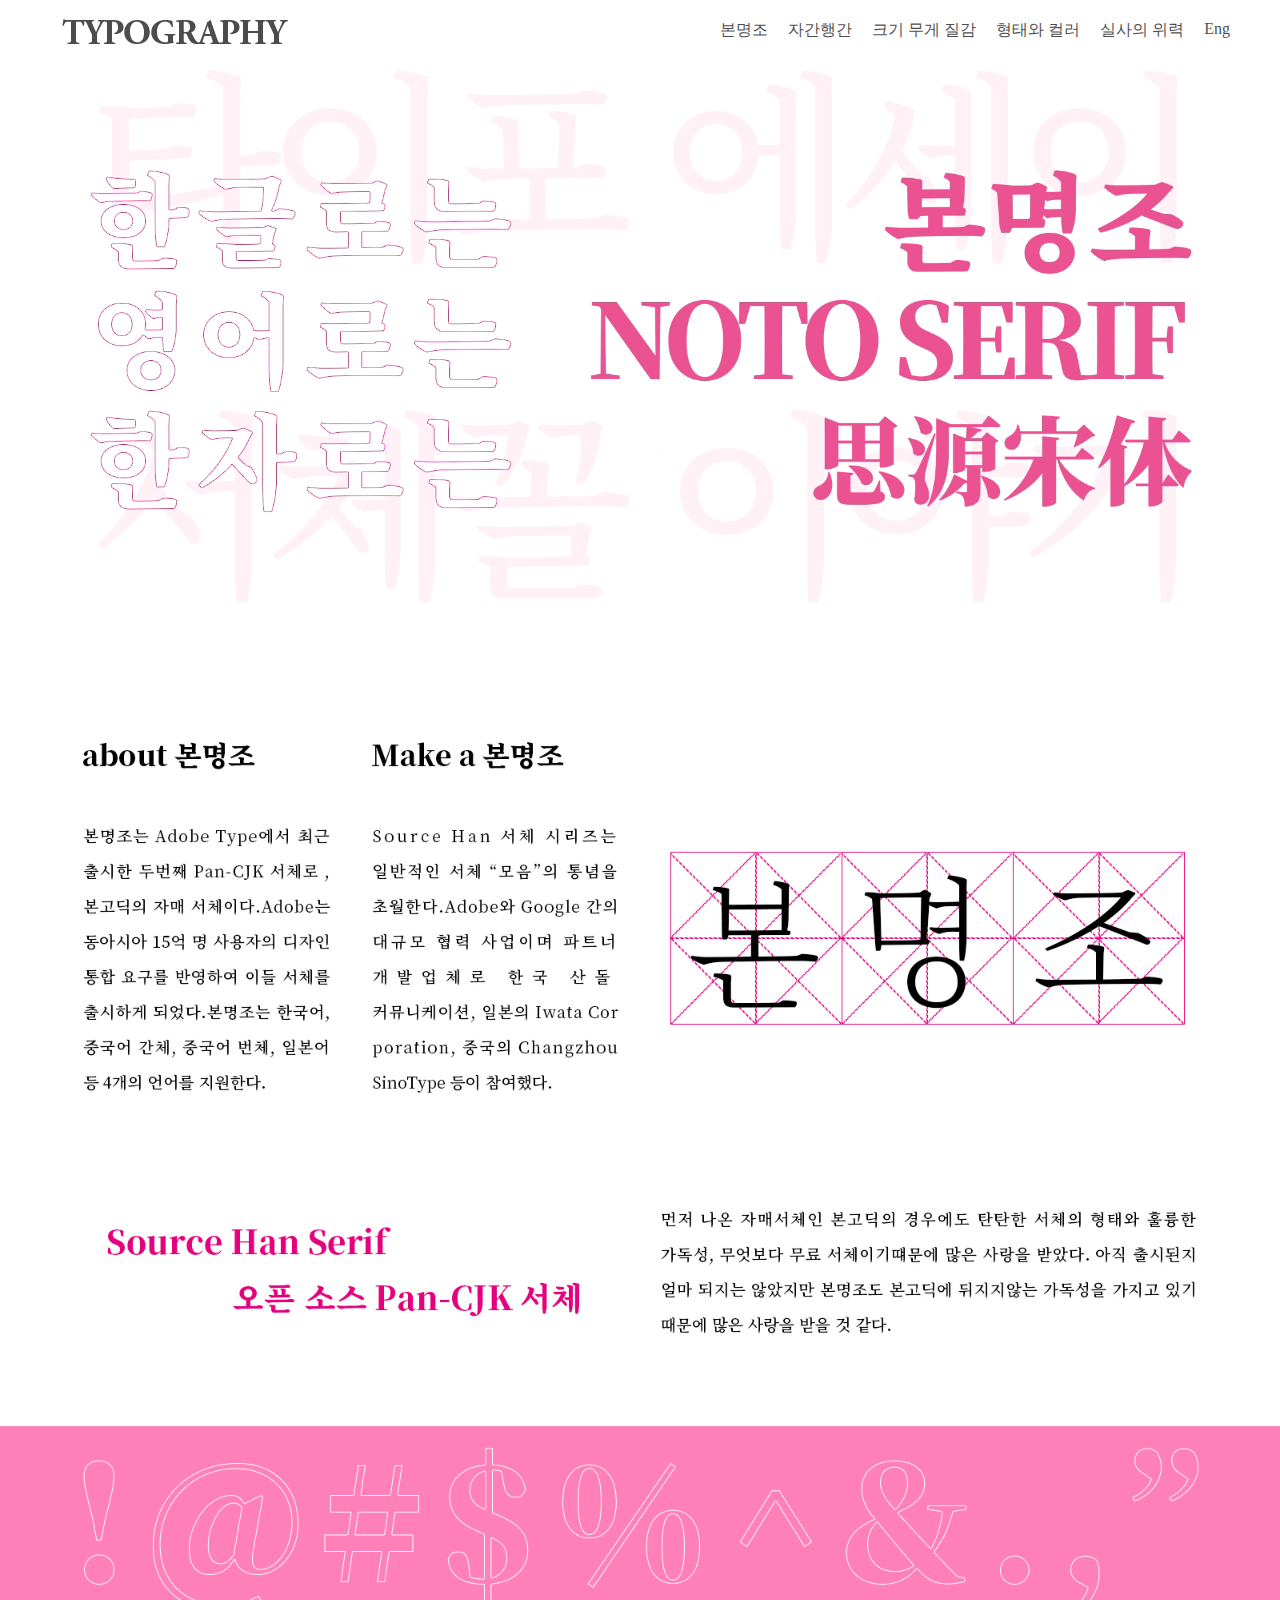
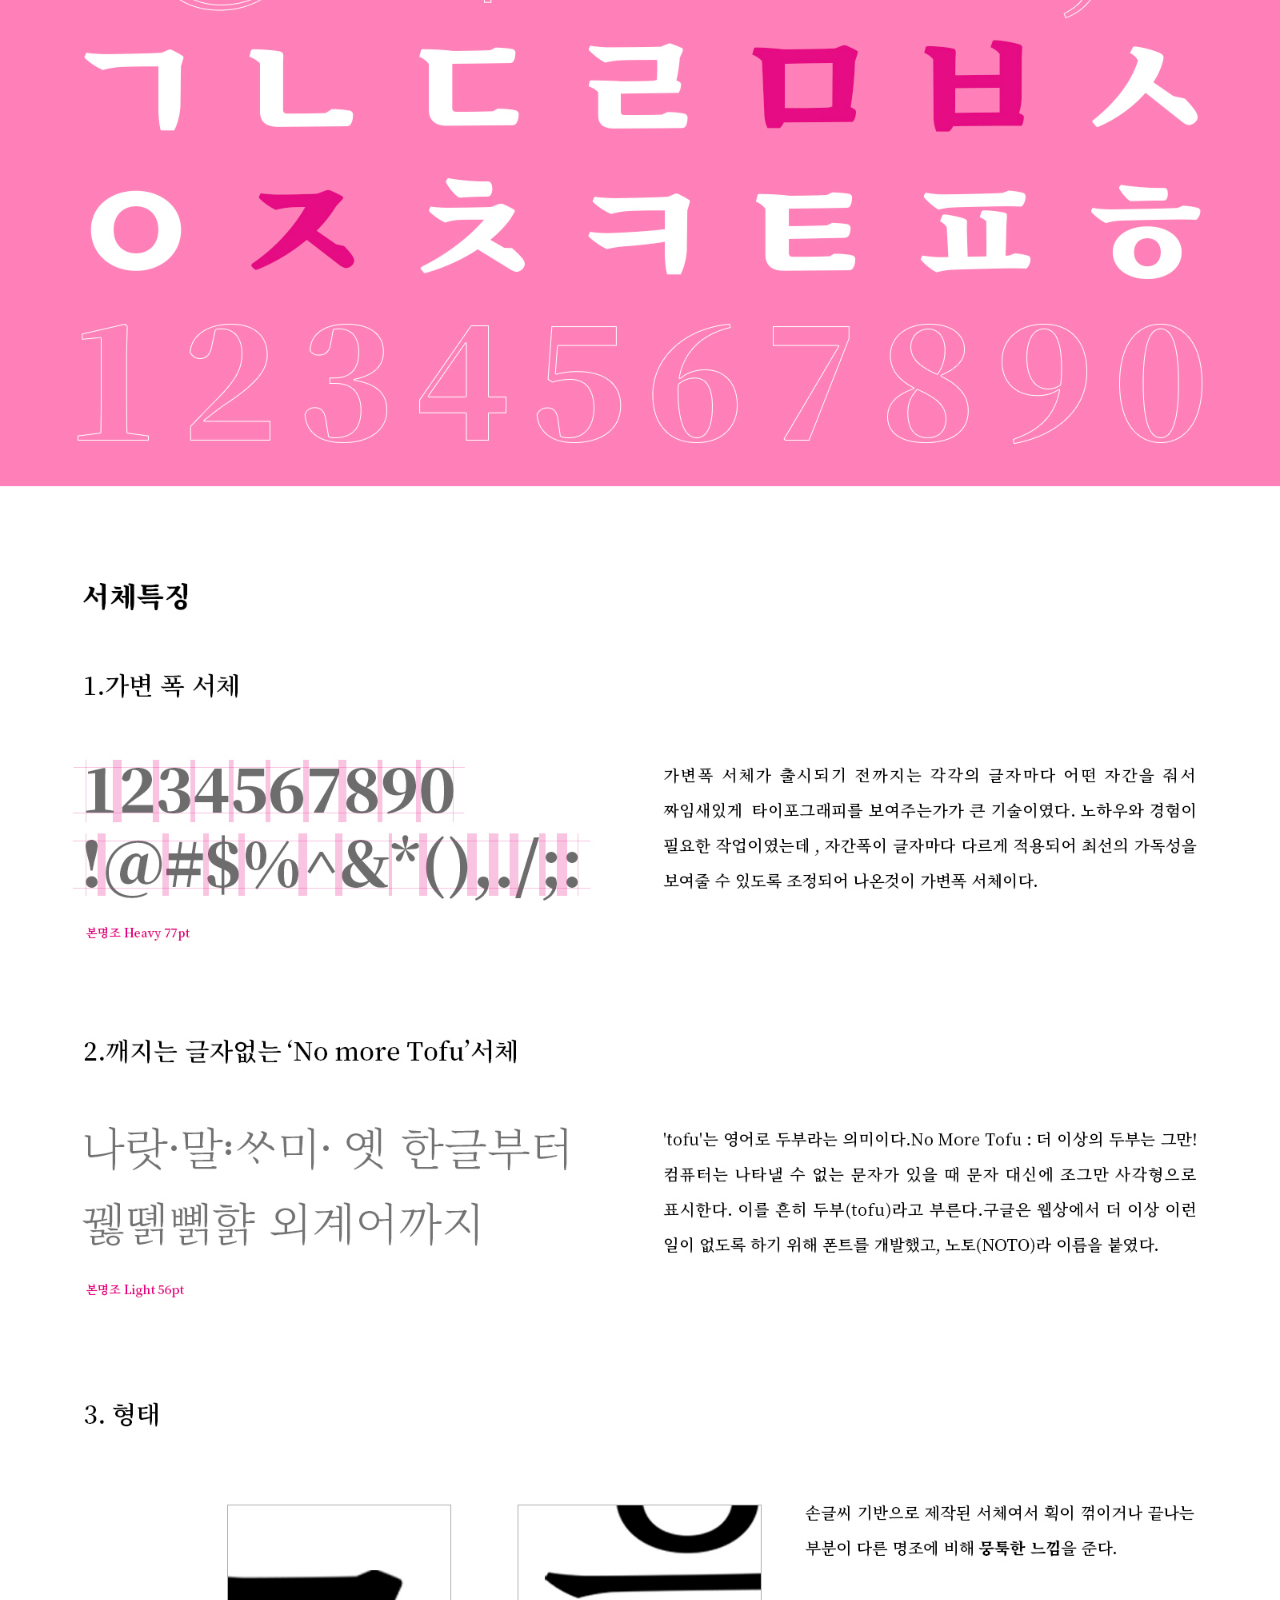
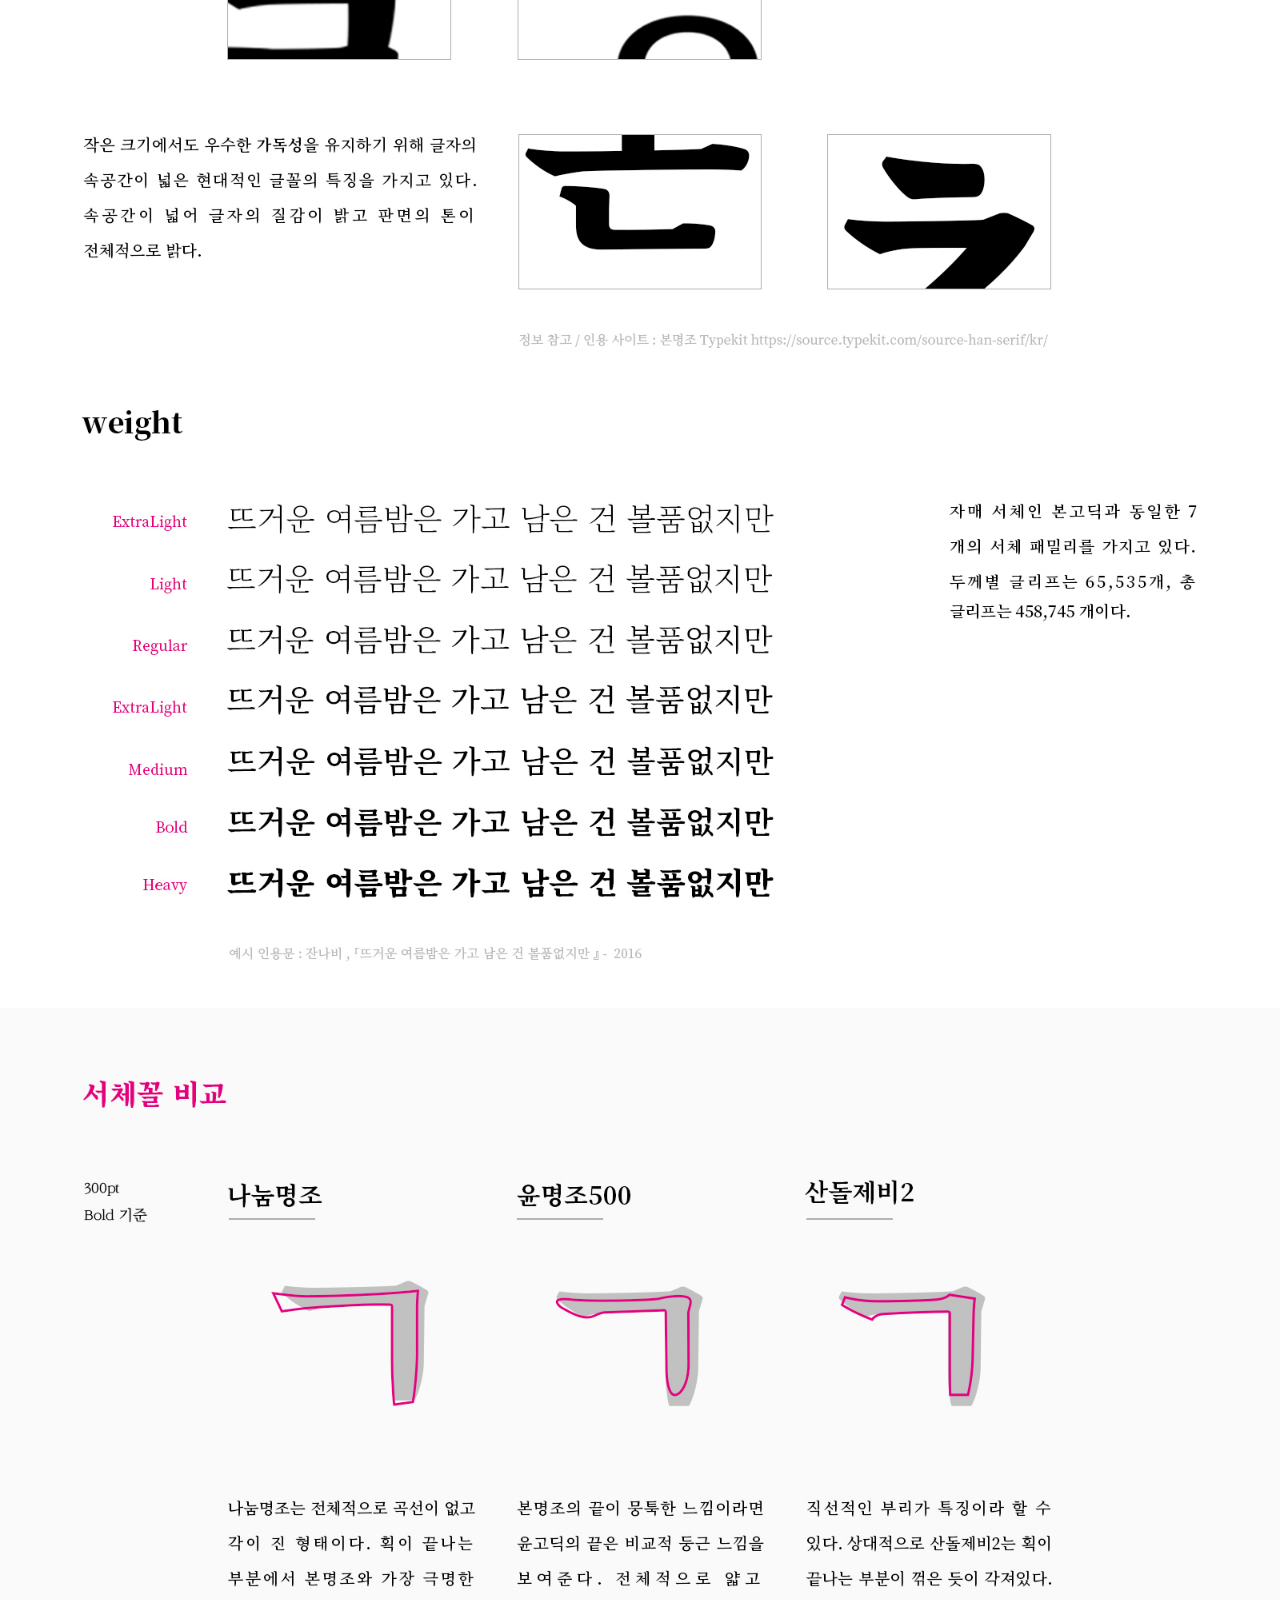
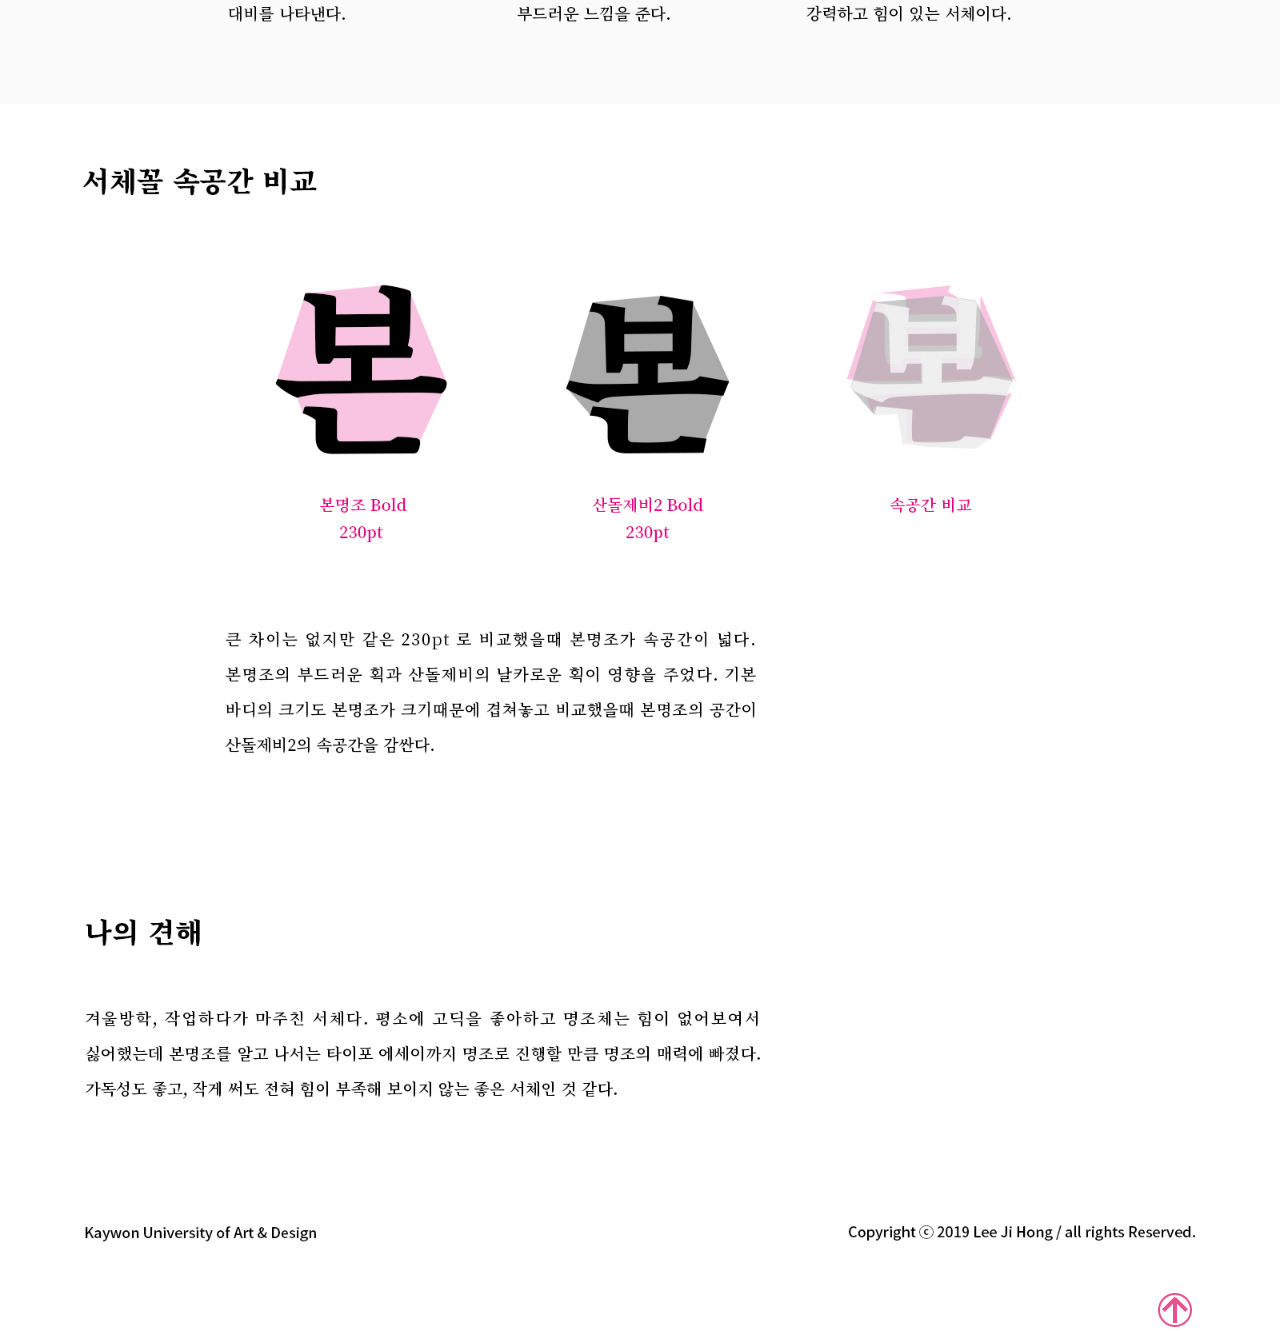
<file: 1.html>
<!DOCTYPE html>
<html lang="en" dir="ltr">
  <head>
    <meta charset="utf-8">
    <link href="https://fonts.googleapis.com/css?family=Permanent+Marker|Noto+Sans+KR" rel="stylesheet" />
    <link rel="stylesheet" href="./css/kor.css">
    <title></title>
  </head>
  <body>
    <div id="t"></div>
    <div id="font_target">
    <div id="header">
        <a href="index.html"><h1><img src="img/logo2.png"></a>
        <div class="clear"></div>
        </h1>
            <ul>
             <li><a href="1.html">본명조</a></li>
             <li><a href="2.html">자간행간</a></li>
             <li><a href="3.html">크기 무게 질감</a></li>
             <li><a href="7.html">형태와 컬러</a></li>
             <li><a href="8.html">실사의 위력</a></li>
             <li><a href="4.html">Eng</a></li>
           </ul>
    </div>


    <div id="video">
        <video id="video" preload="auto" autoplay="true" loop="loop" muted="muted" volume="0"width="100%">
              <source src="img/bonm.mp4" type="video/mp4">
        </video>
      </div>

    		<P><center><img src="img/1.jpg" width="100%"></center></P>

        <div id="bottom">
            <p><a class="top" href="#t"><img src="img/bottom1.png"/></a></p>
        </div>
      </div>
  </body>
</html>
</file>
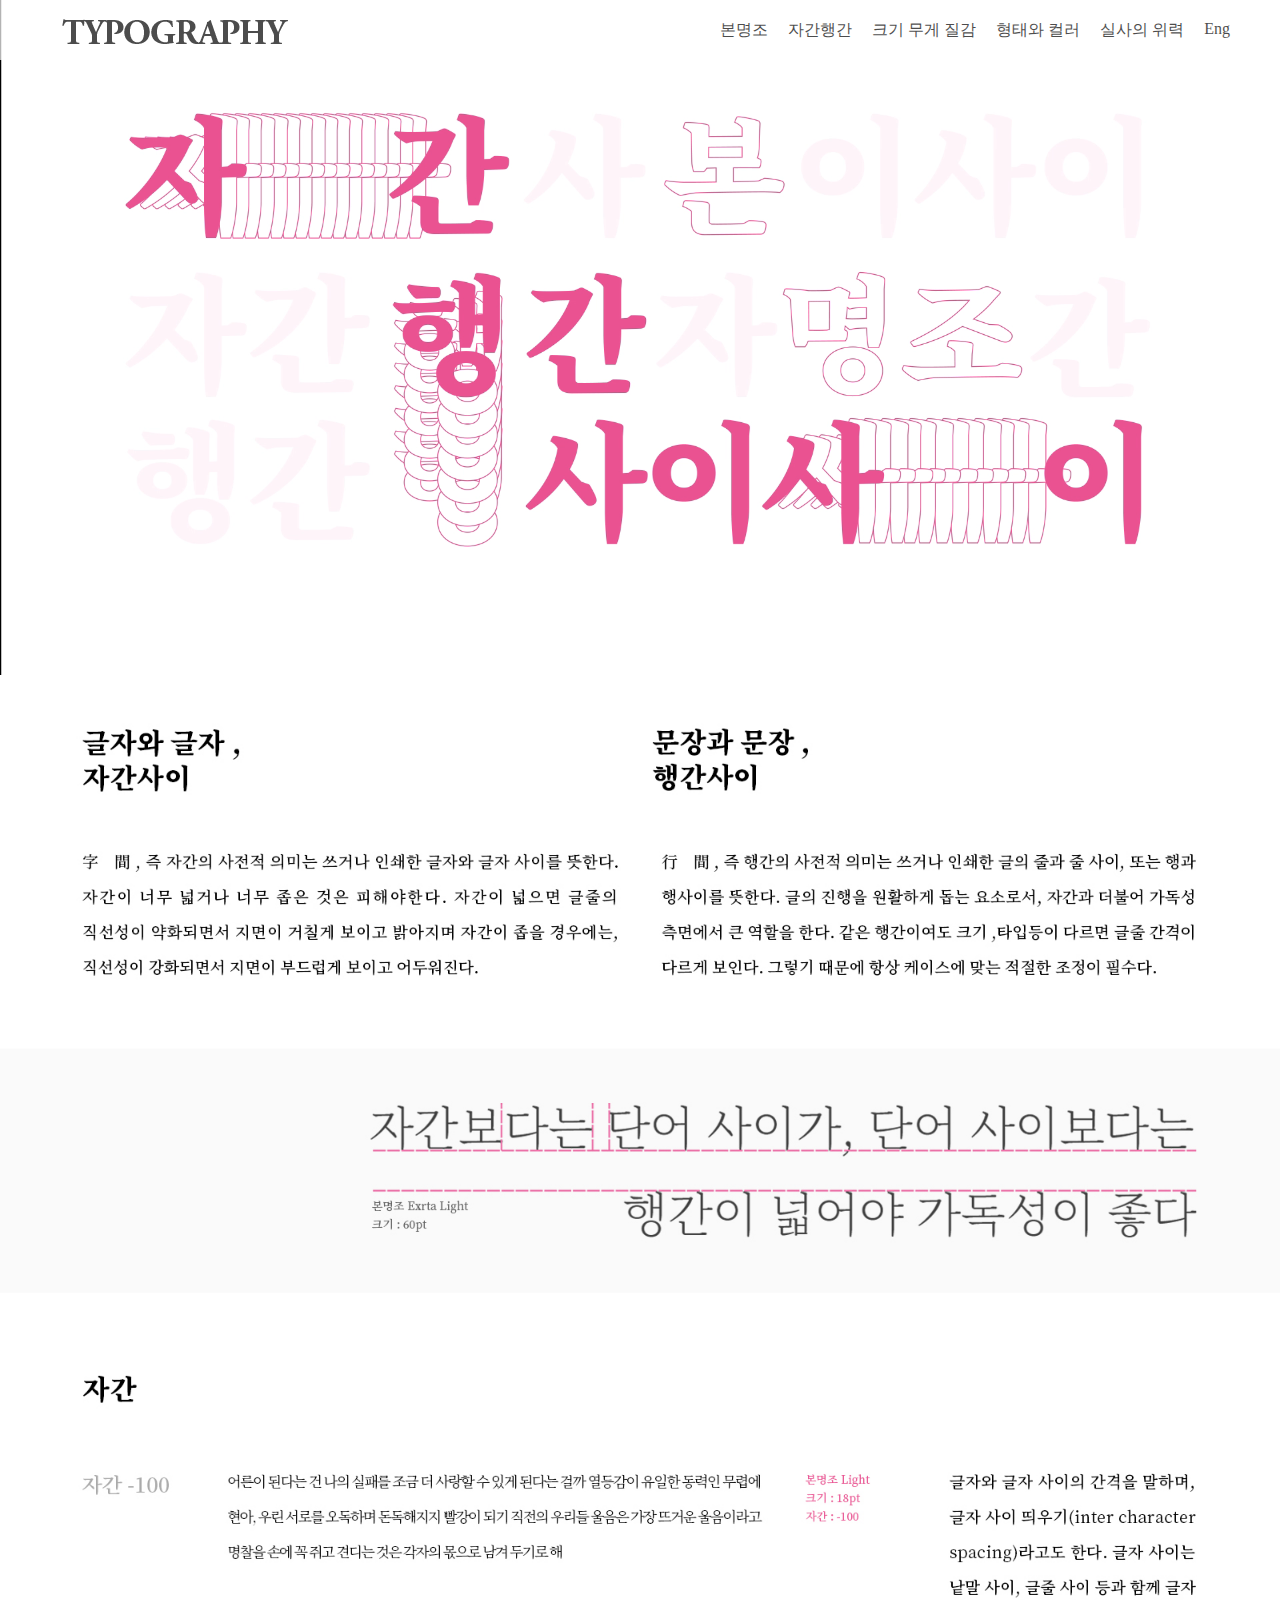
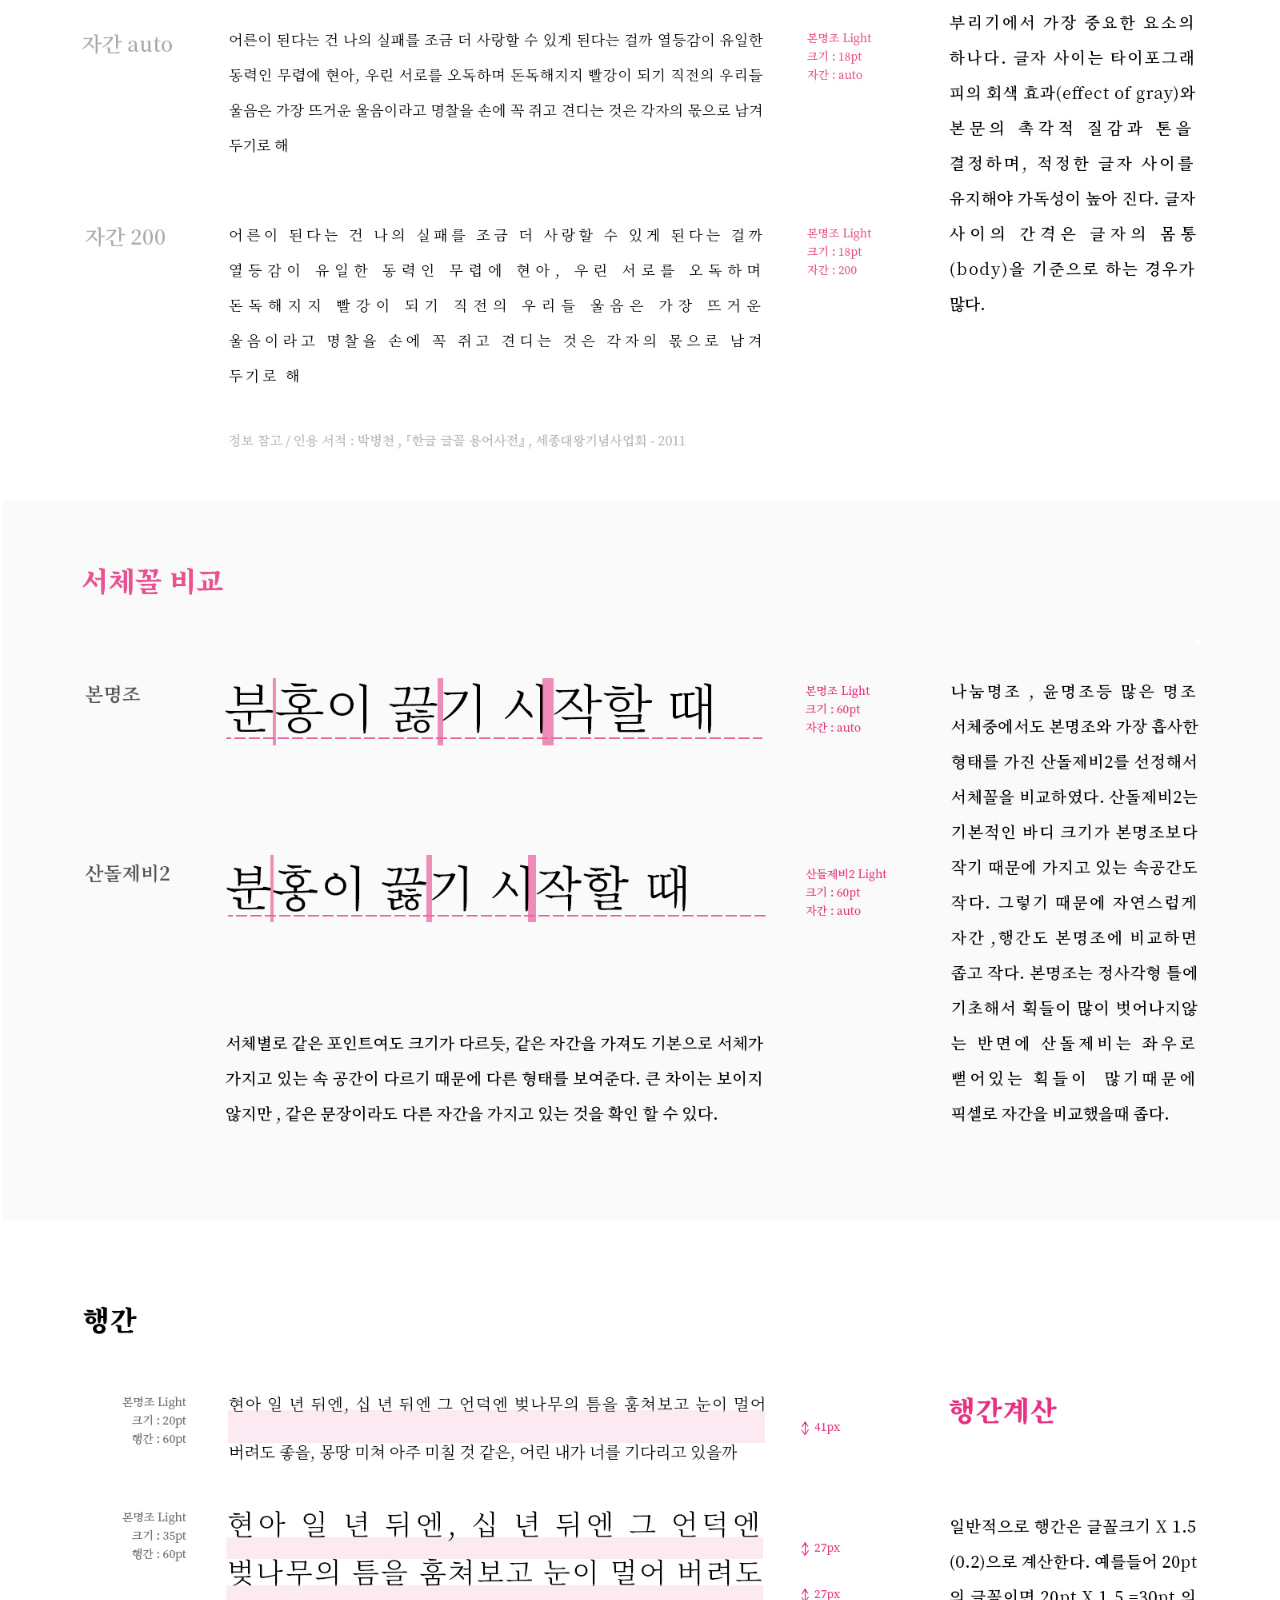
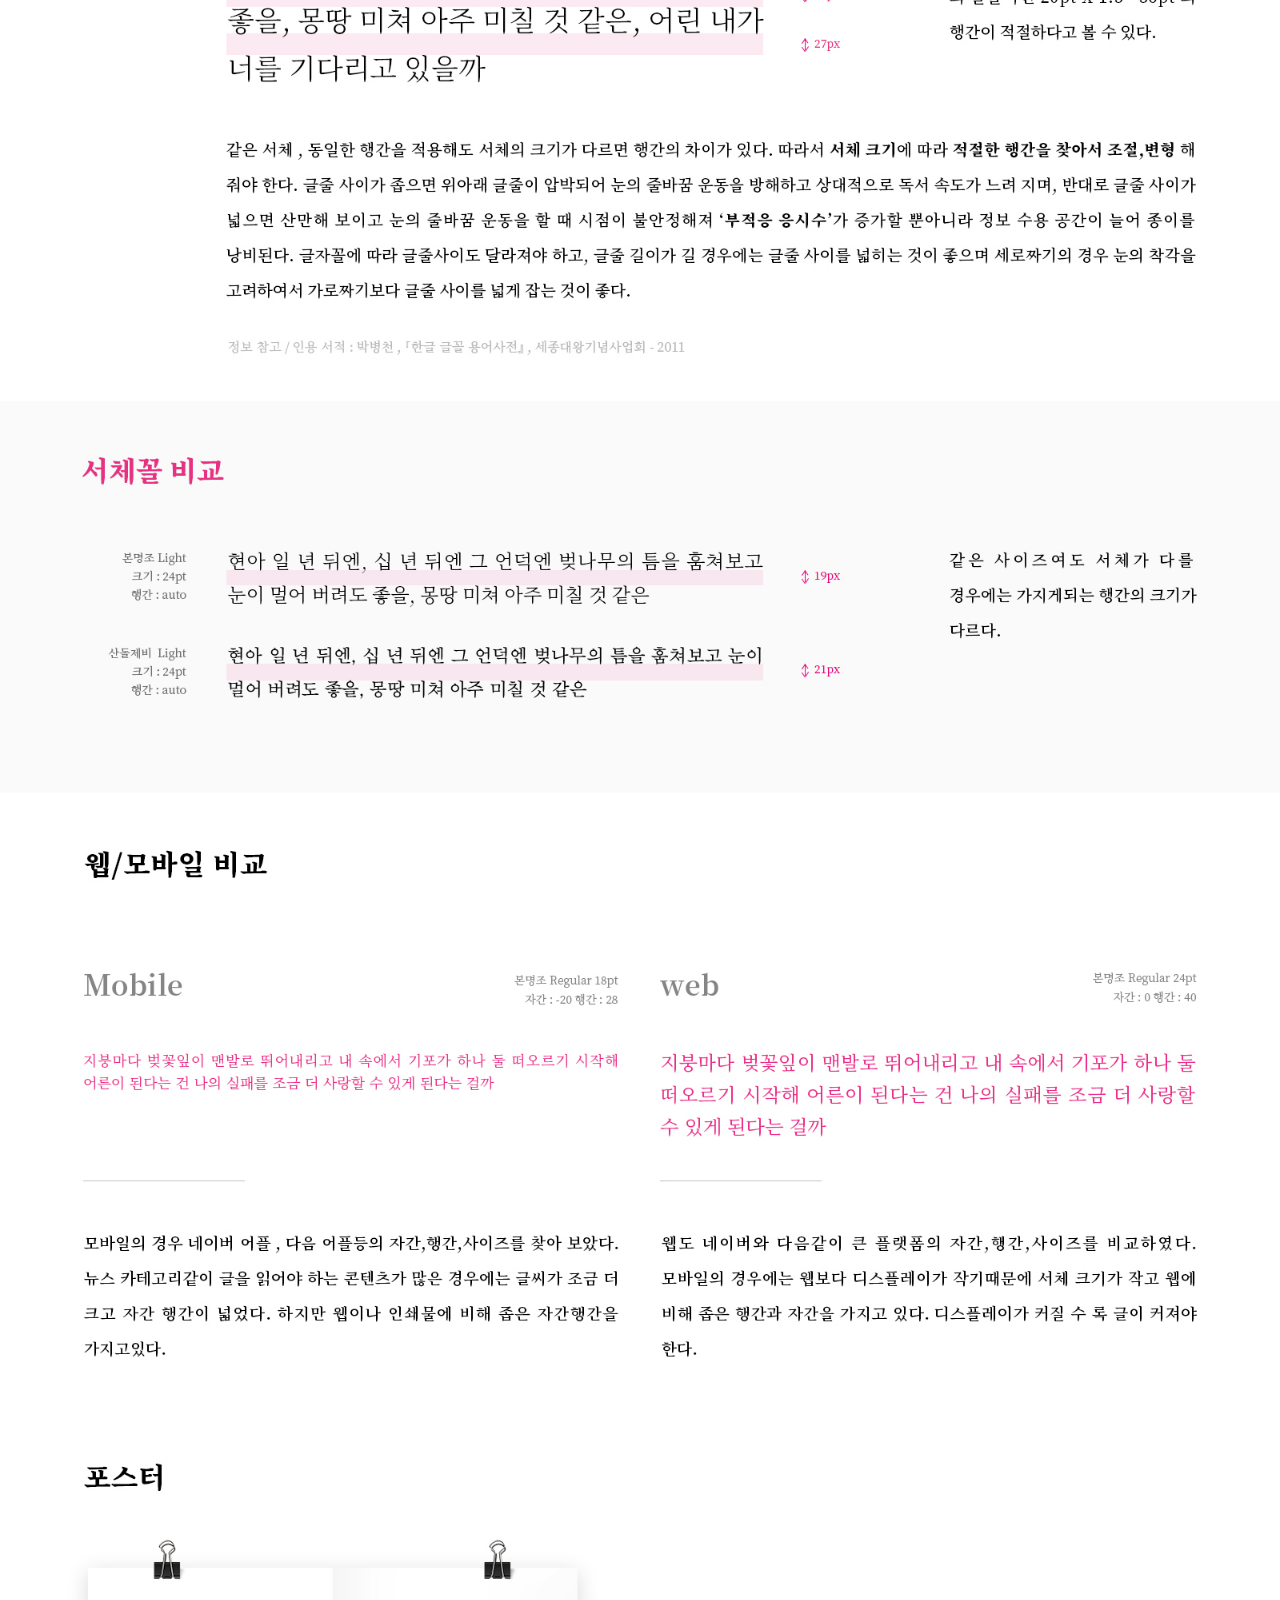
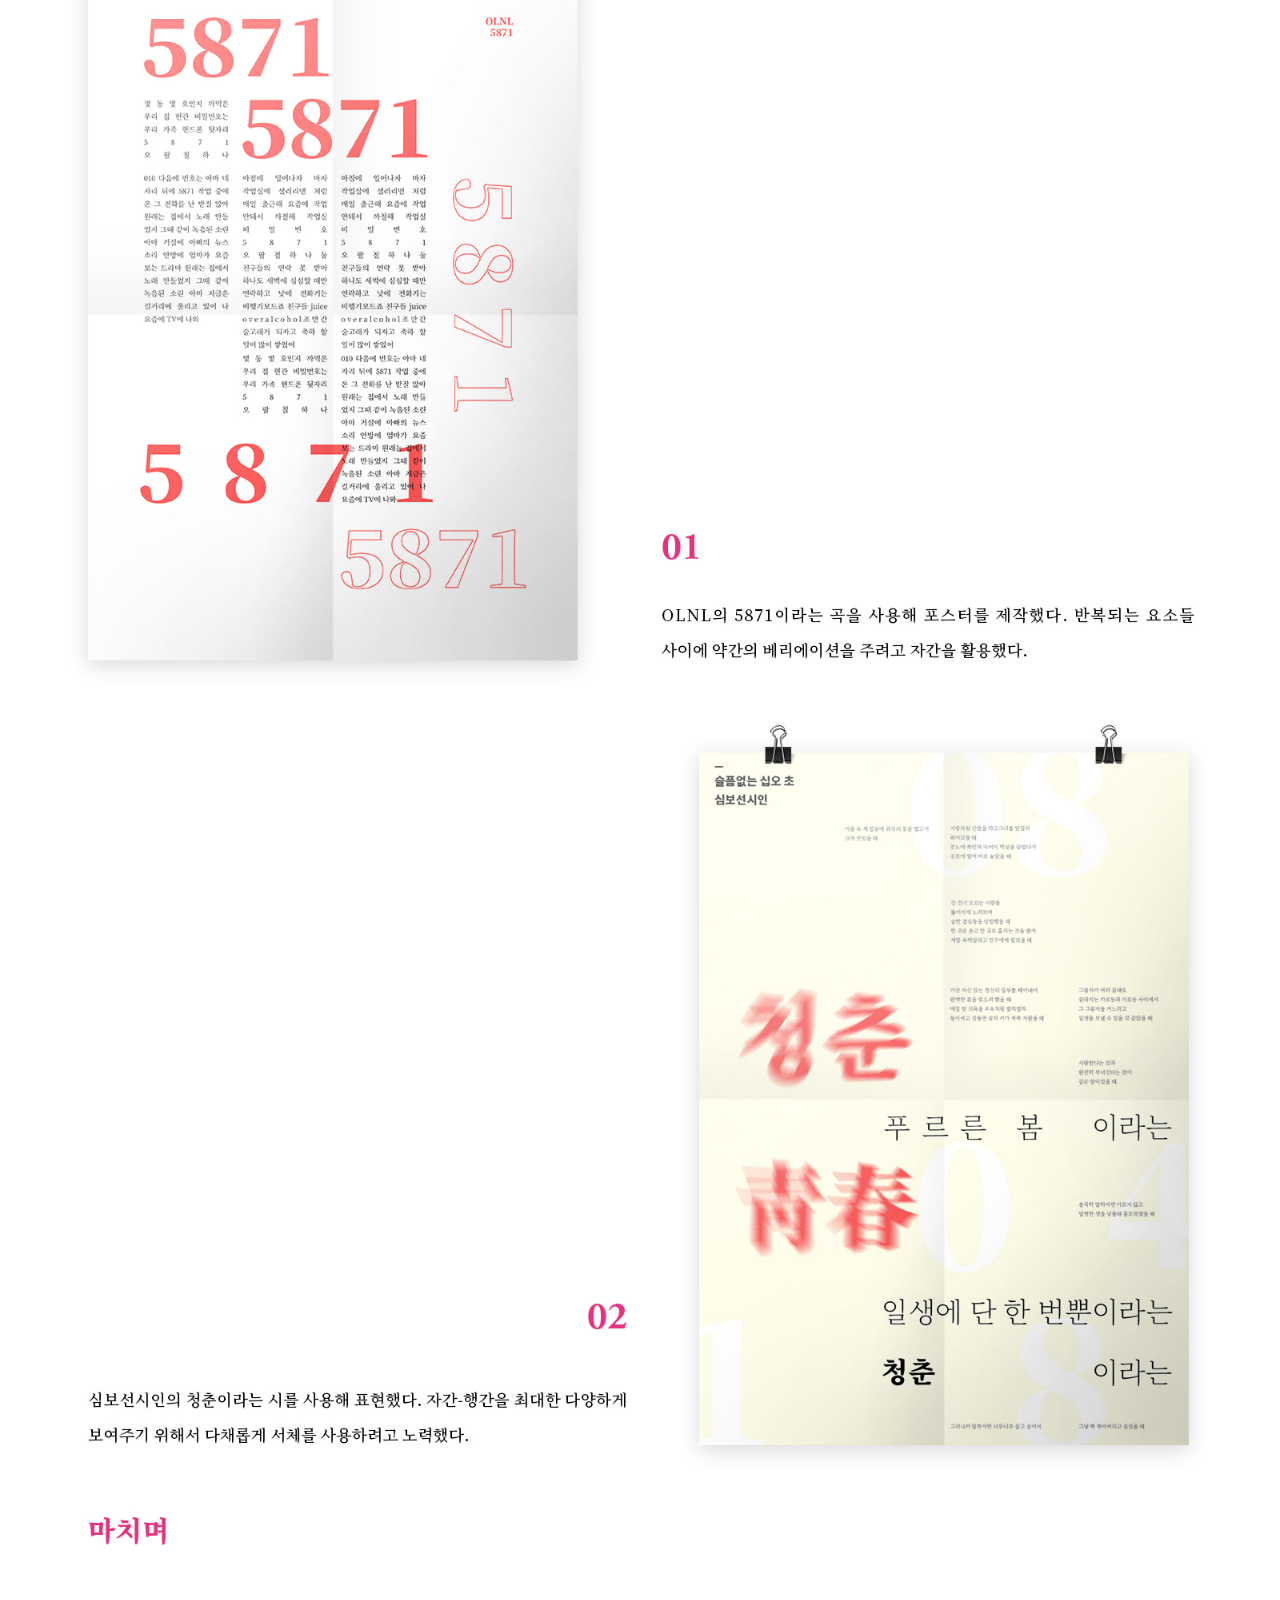
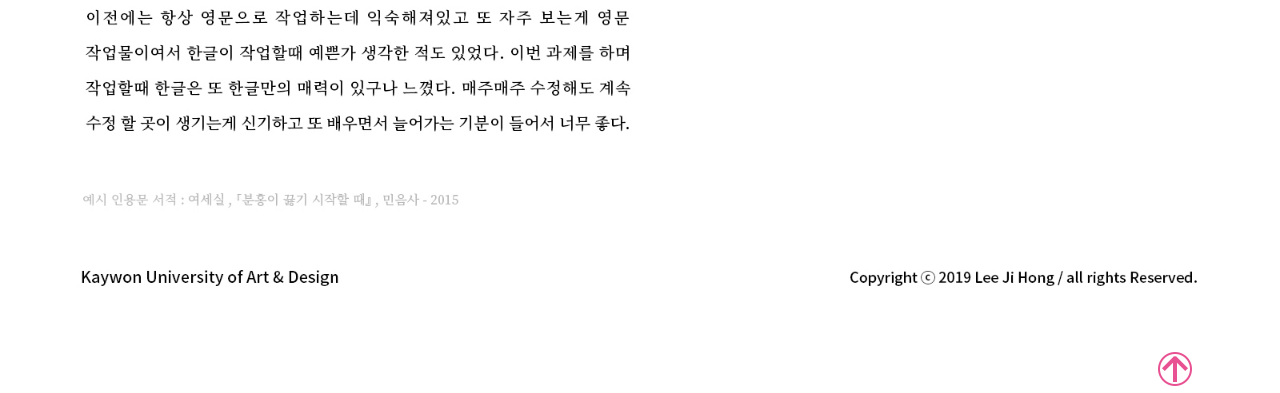
<file: 2.html>
<!DOCTYPE html>
<html lang="en" dir="ltr">
  <head>
    <meta charset="utf-8">
    <link href="https://fonts.googleapis.com/css?family=Permanent+Marker|Noto+Sans+KR" rel="stylesheet" />
    <link rel="stylesheet" href="./css/kor.css">
    <title></title>
  </head>
  <body>
    <div id="t"></div>
    <div id="font_target">
    <div id="header">
      <a href="index.html"><h1><img src="img/logo2.png"></a>
      <div class="clear"></div>
      </h1>
            <ul>
             <li><a href="1.html">본명조</a></li>
             <li><a href="2.html">자간행간</a></li>
             <li><a href="3.html">크기 무게 질감</a></li>
             <li><a href="7.html">형태와 컬러</a></li>
             <li><a href="8.html">실사의 위력</a></li>
             <li><a href="4.html">Eng</a></li>
           </ul>
    </div>

<div id="video">
    <video id="video" preload="auto" autoplay="true" loop="loop" muted="muted" volume="0"width="100%">
          <source src="img/spa.mp4" type="video/mp4">
    </video>
  </div>

        <div id="mg">
    		<P><center><img src="img/2.jpg" width="100%"></center></P>
      </div>

        <div id="bottom">
            <p><a class="top" href="#t"><img src="img/bottom1.png"/></a></p>
        </div>
      </div>
  </body>
</html>
</file>
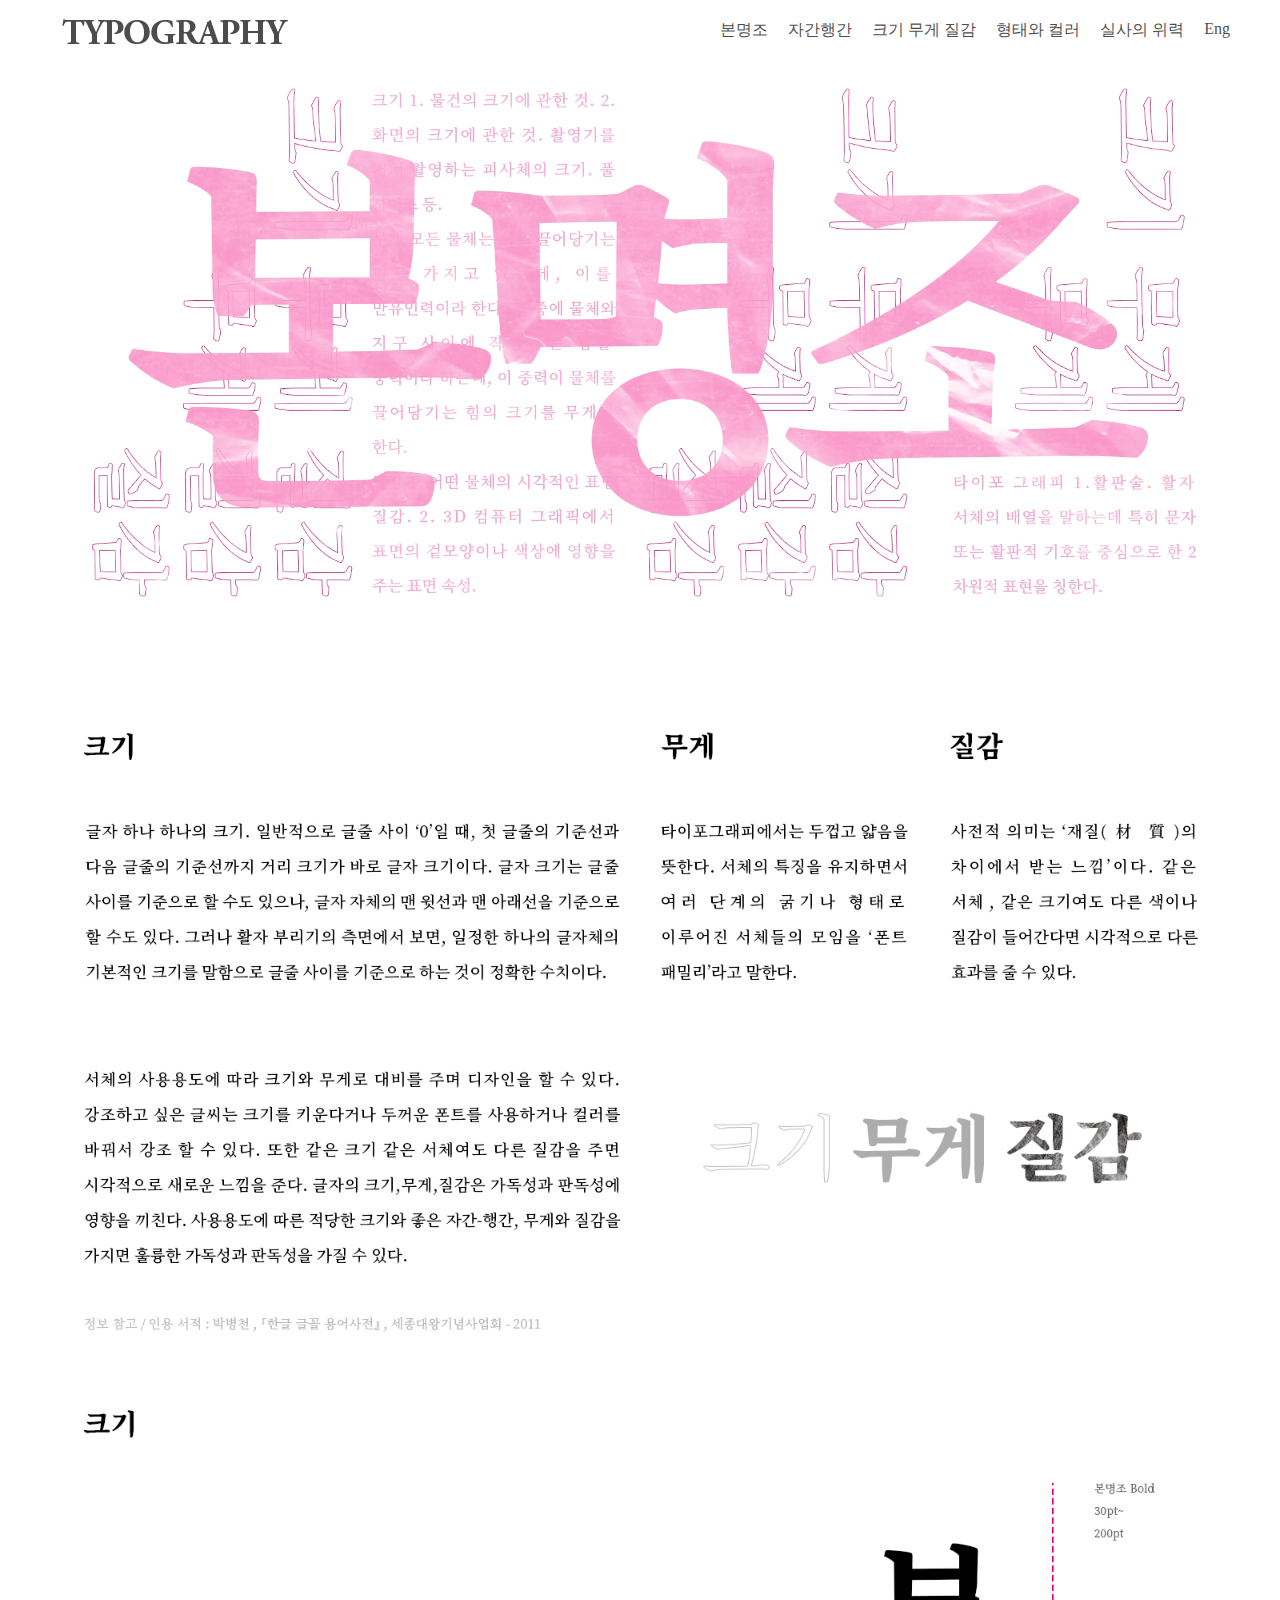
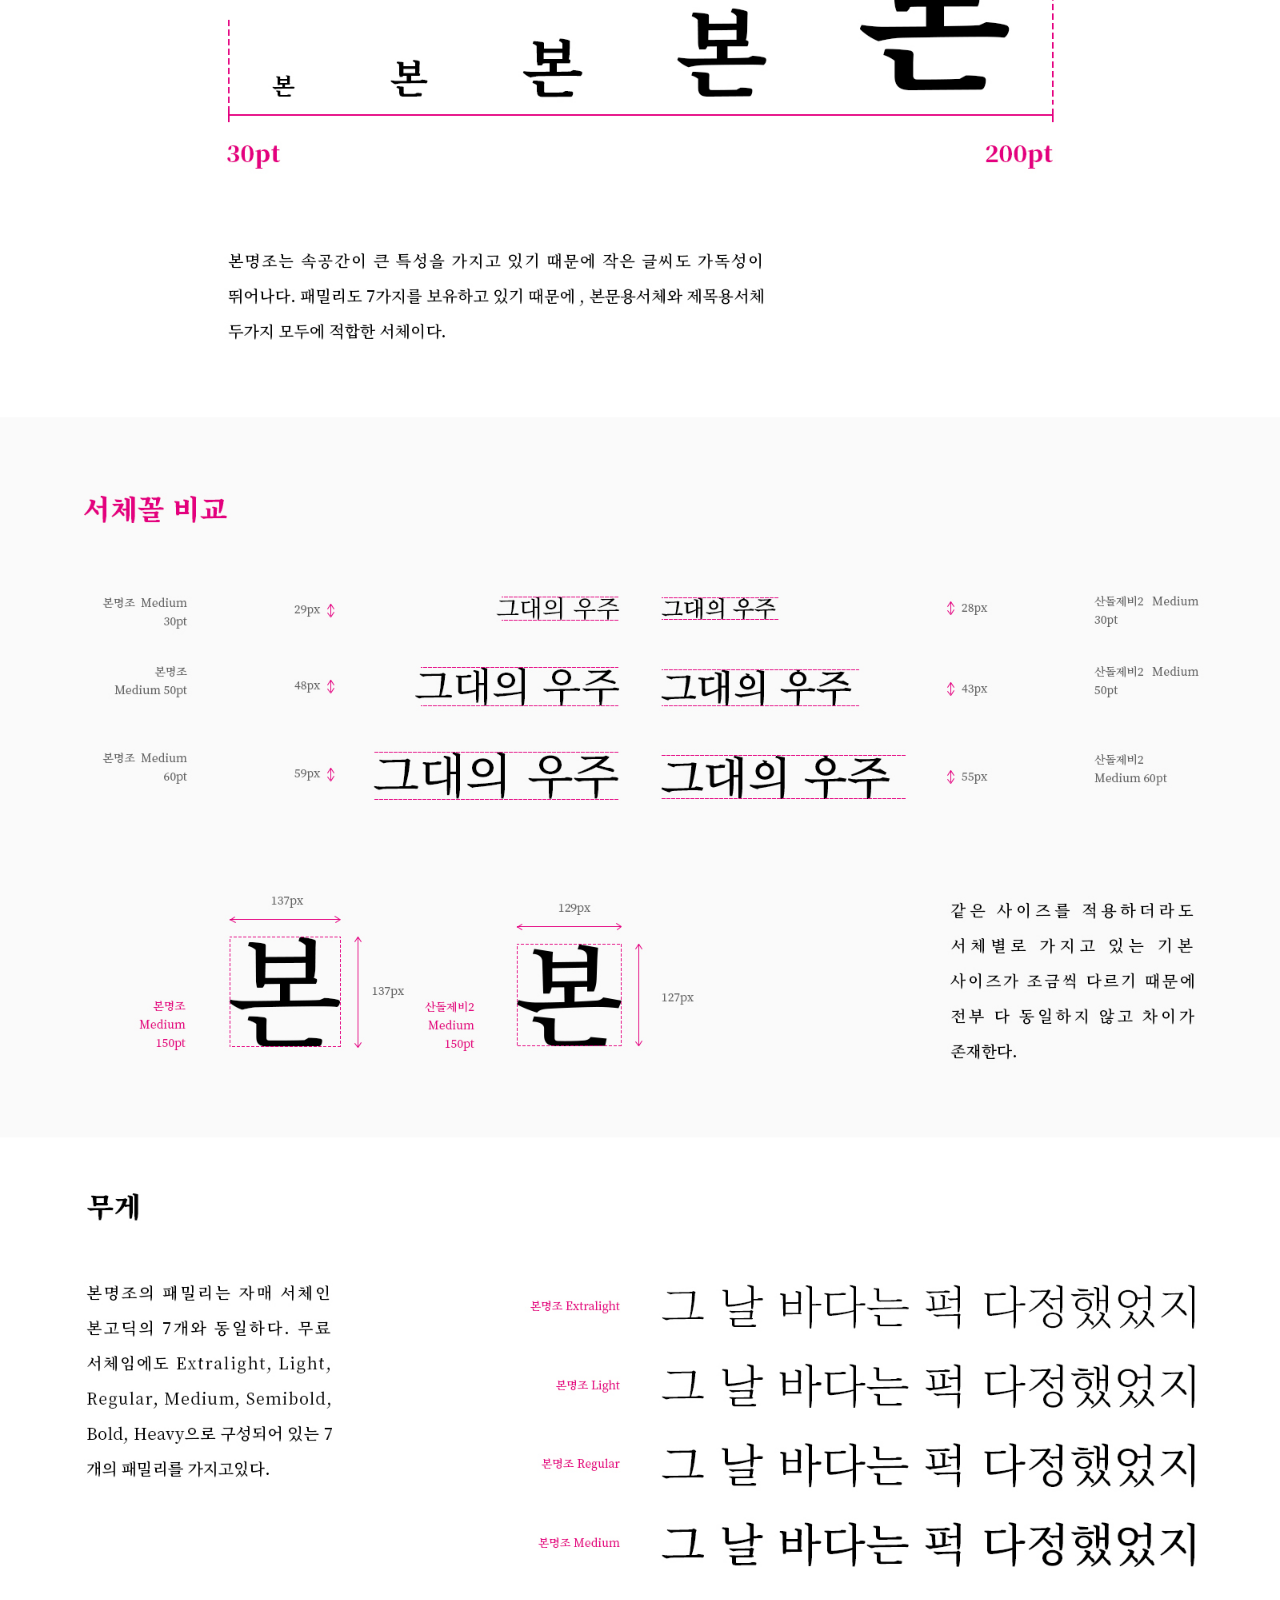
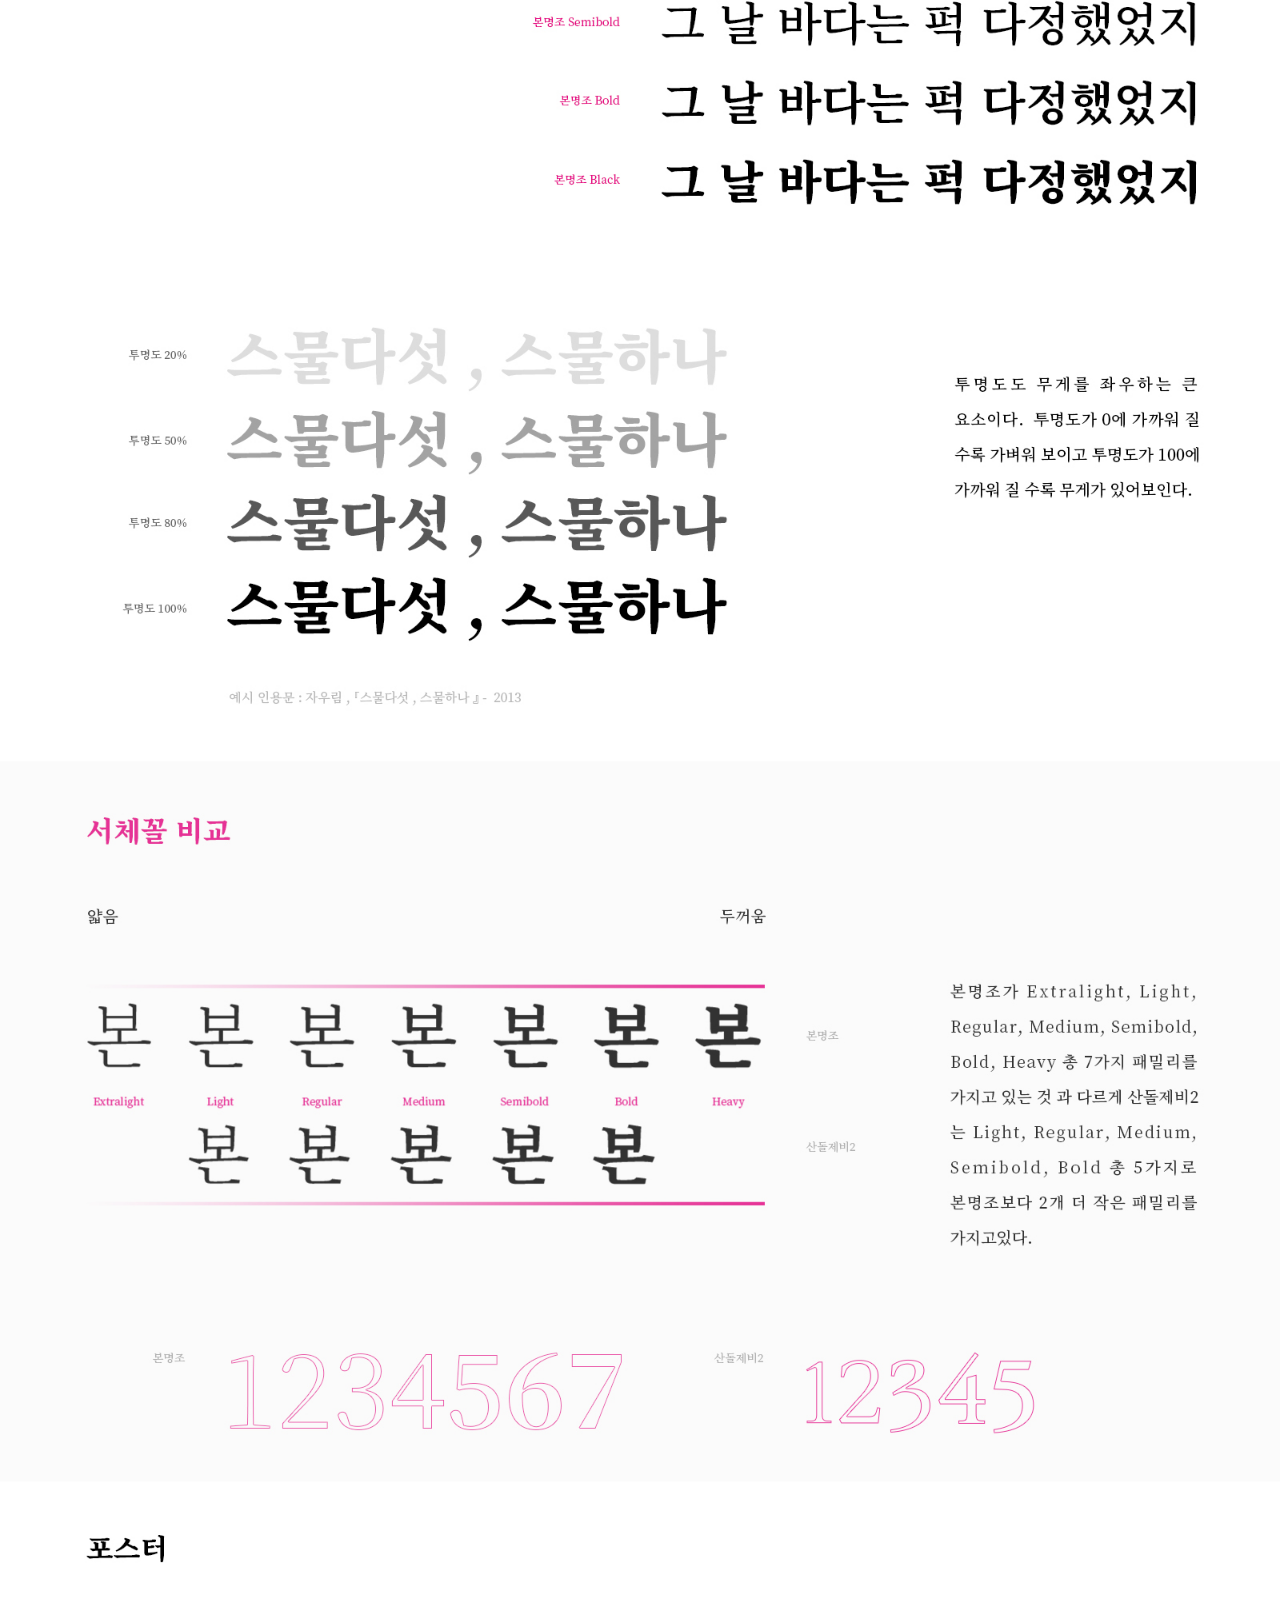
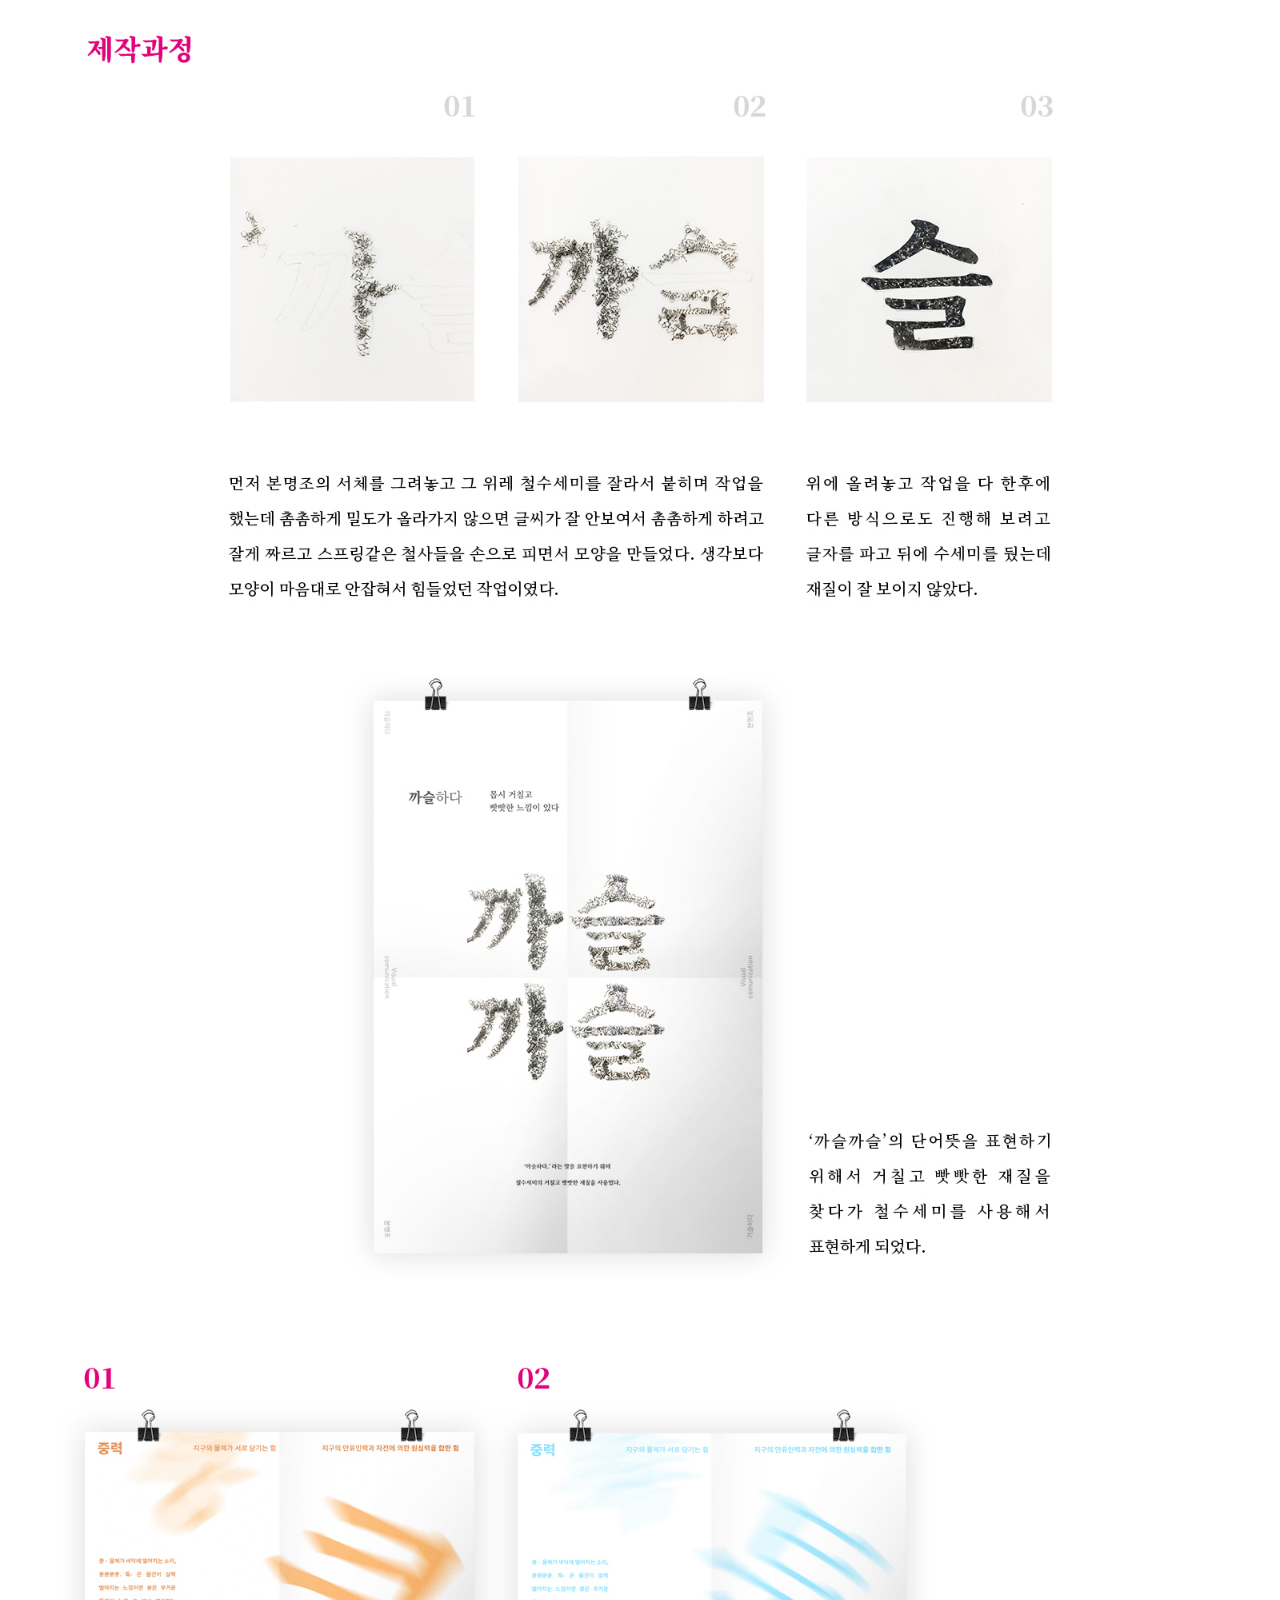
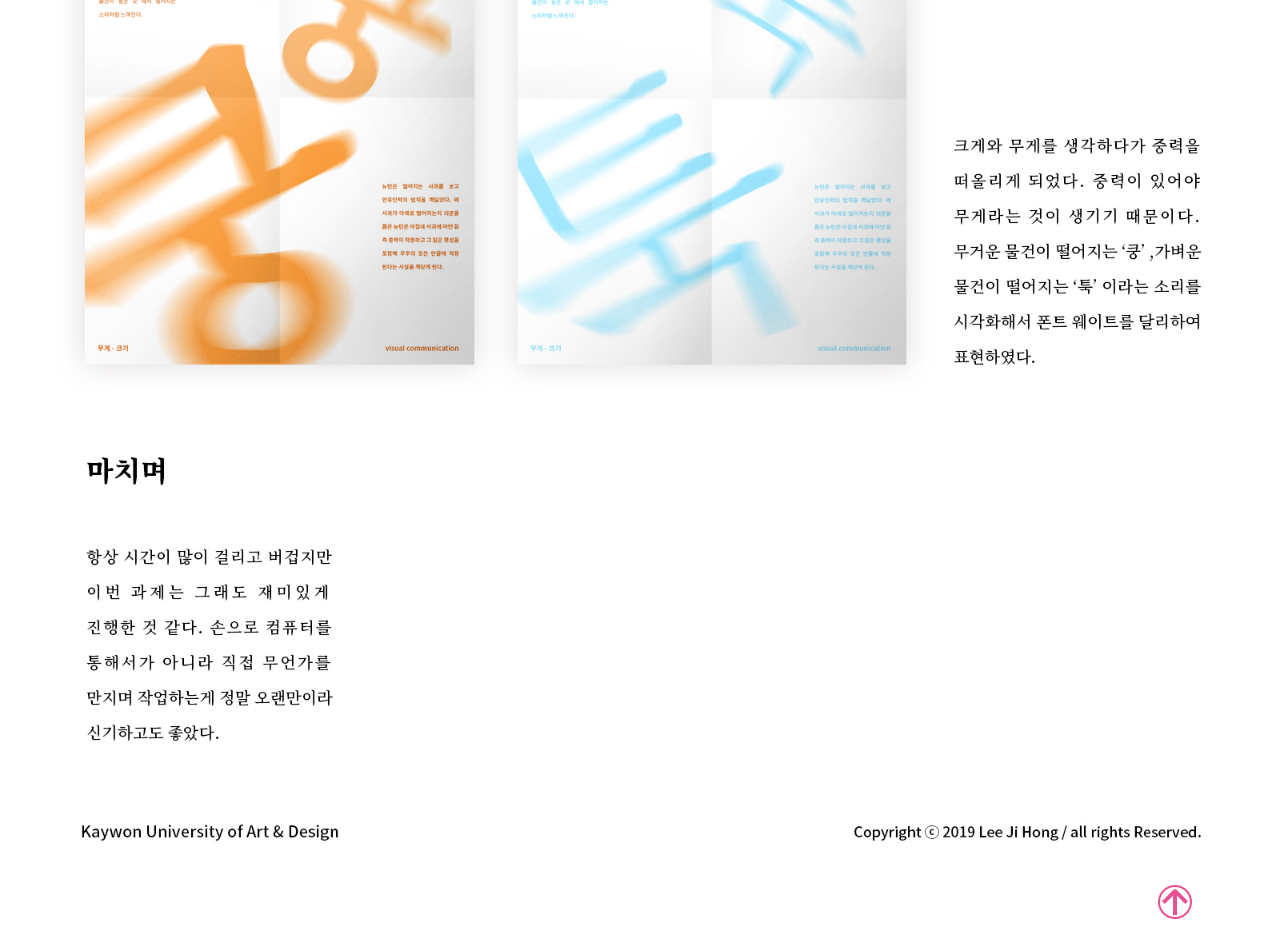
<file: 3.html>
<!DOCTYPE html>
<html lang="en" dir="ltr">
  <head>
    <meta charset="utf-8">
    <link href="https://fonts.googleapis.com/css?family=Permanent+Marker|Noto+Sans+KR" rel="stylesheet" />
    <link rel="stylesheet" href="./css/kor.css">
    <title></title>
  </head>
  <body>
    <div id="t"></div>
    <div id="font_target">
    <div id="header">
      <a href="index.html"><h1><img src="img/logo2.png"></a>
      <div class="clear"></div>
      </h1>
            <ul>
             <li><a href="1.html">본명조</a></li>
             <li><a href="2.html">자간행간</a></li>
             <li><a href="3.html">크기 무게 질감</a></li>
             <li><a href="7.html">형태와 컬러</a></li>
             <li><a href="8.html">실사의 위력</a></li>
             <li><a href="4.html">Eng</a></li>
           </ul>
    </div>

    <div id="video">
        <video id="video" preload="auto" autoplay="true" loop="loop" muted="muted" volume="0"width="100%">
              <source src="img/bona.mp4" type="video/mp4">
        </video>
      </div>

    		<P><center><img src="img/3.jpg" width="100%"></center></P>

        <div id="bottom">
            <p><a class="top" href="#t"><img src="img/bottom1.png"/></a></p>
        </div>
      </div>
  </body>
</html>
</file>
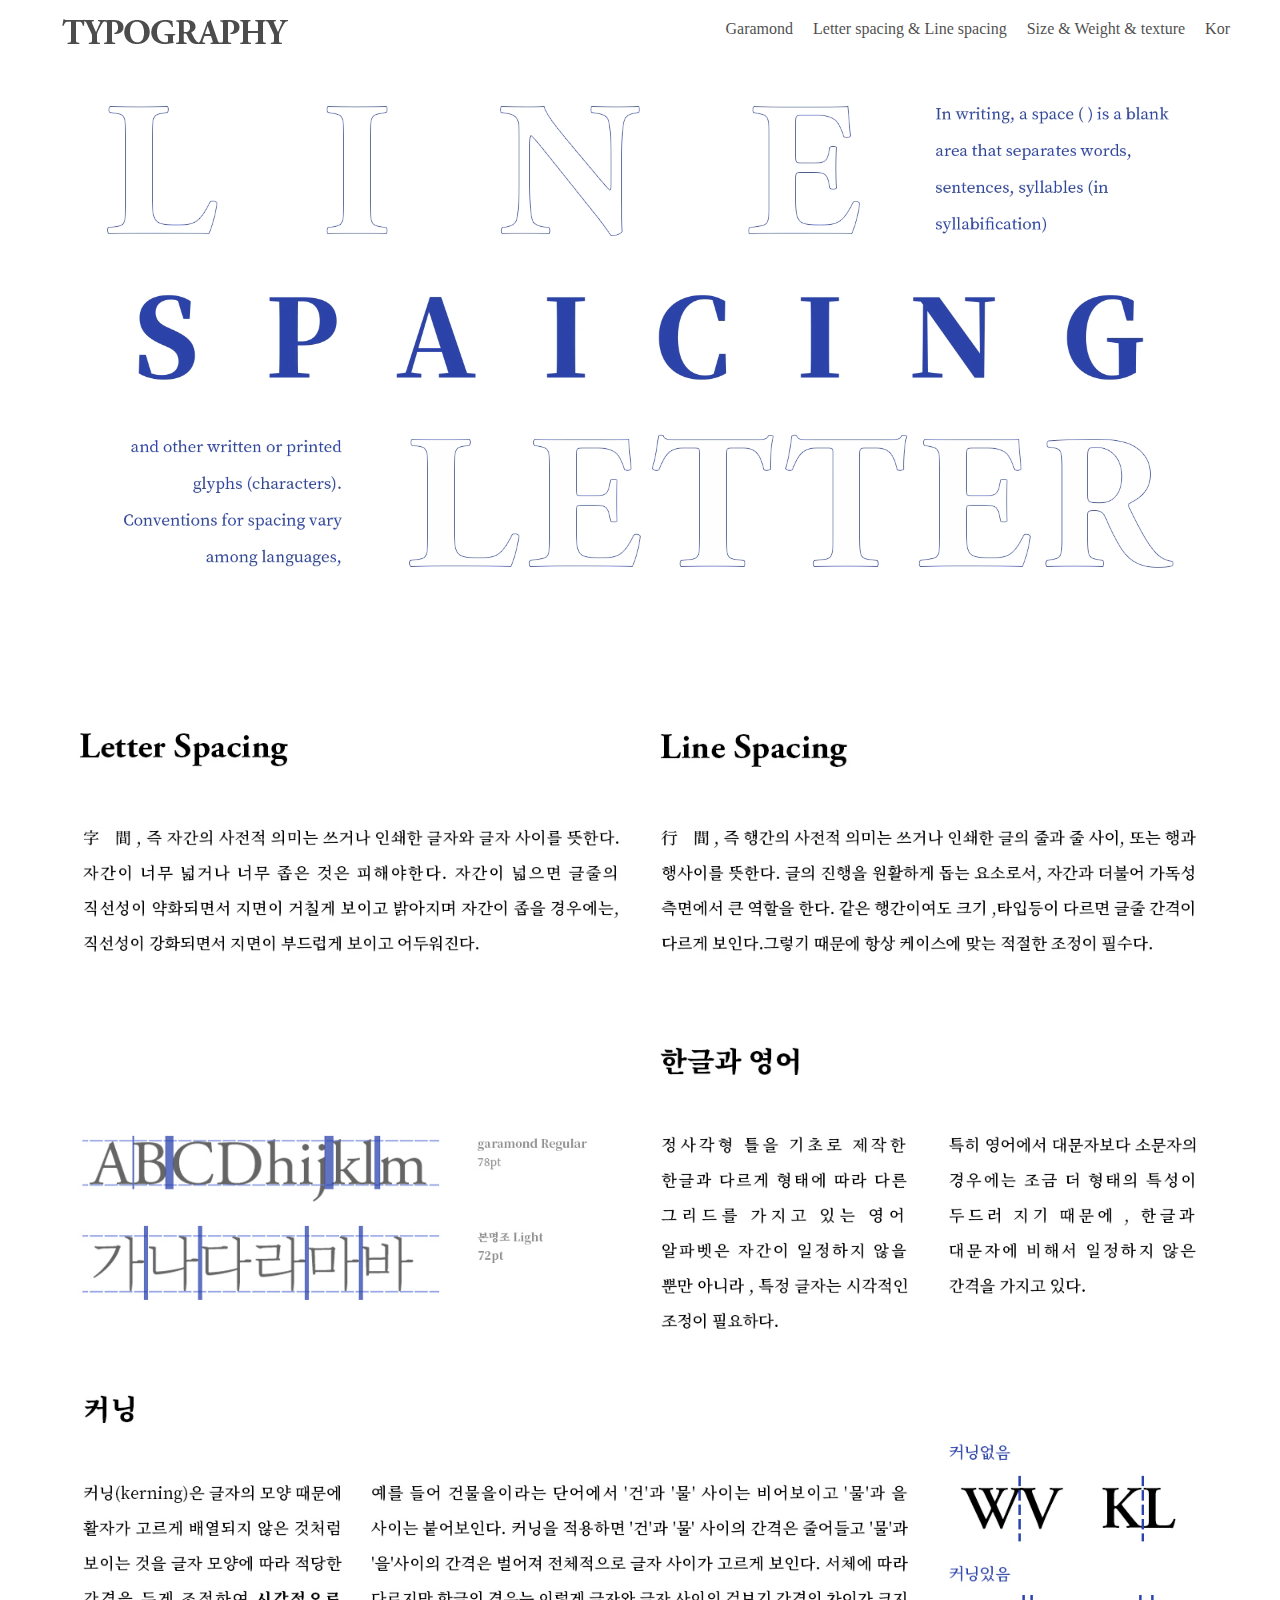
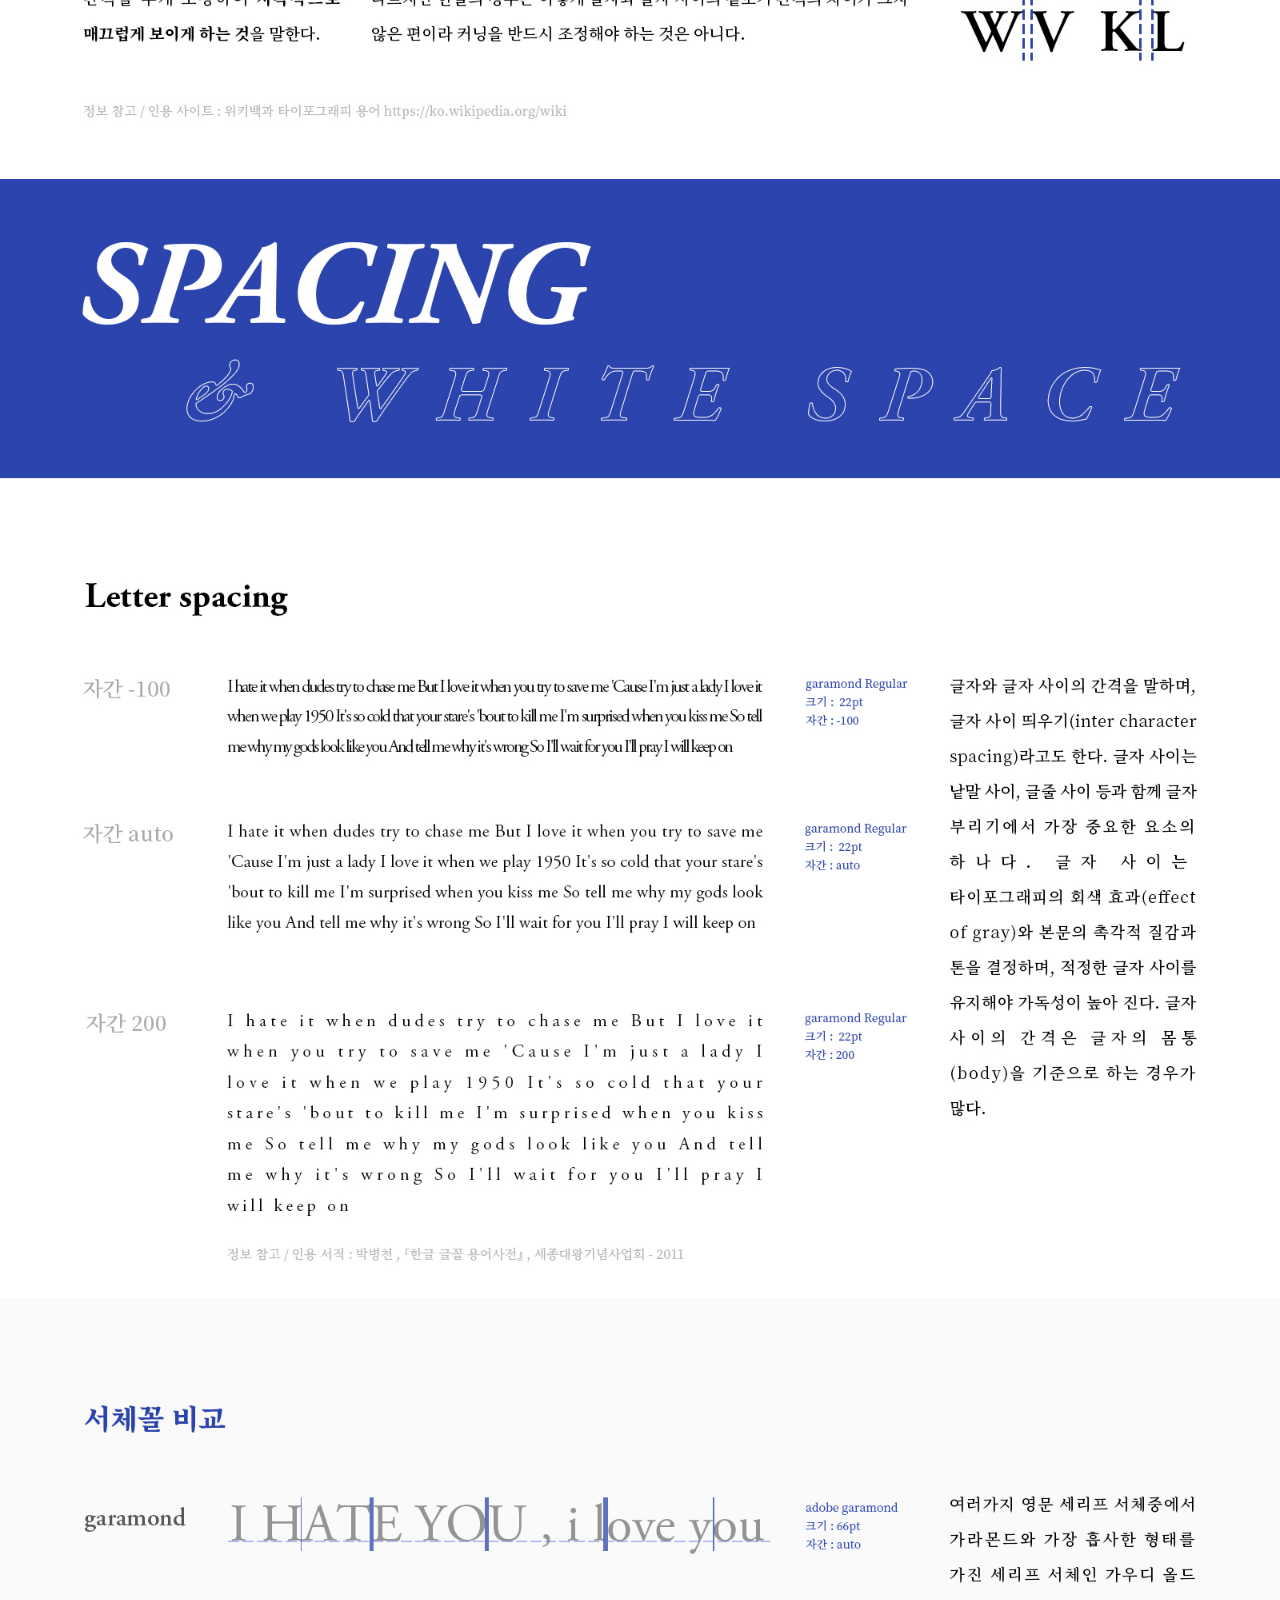
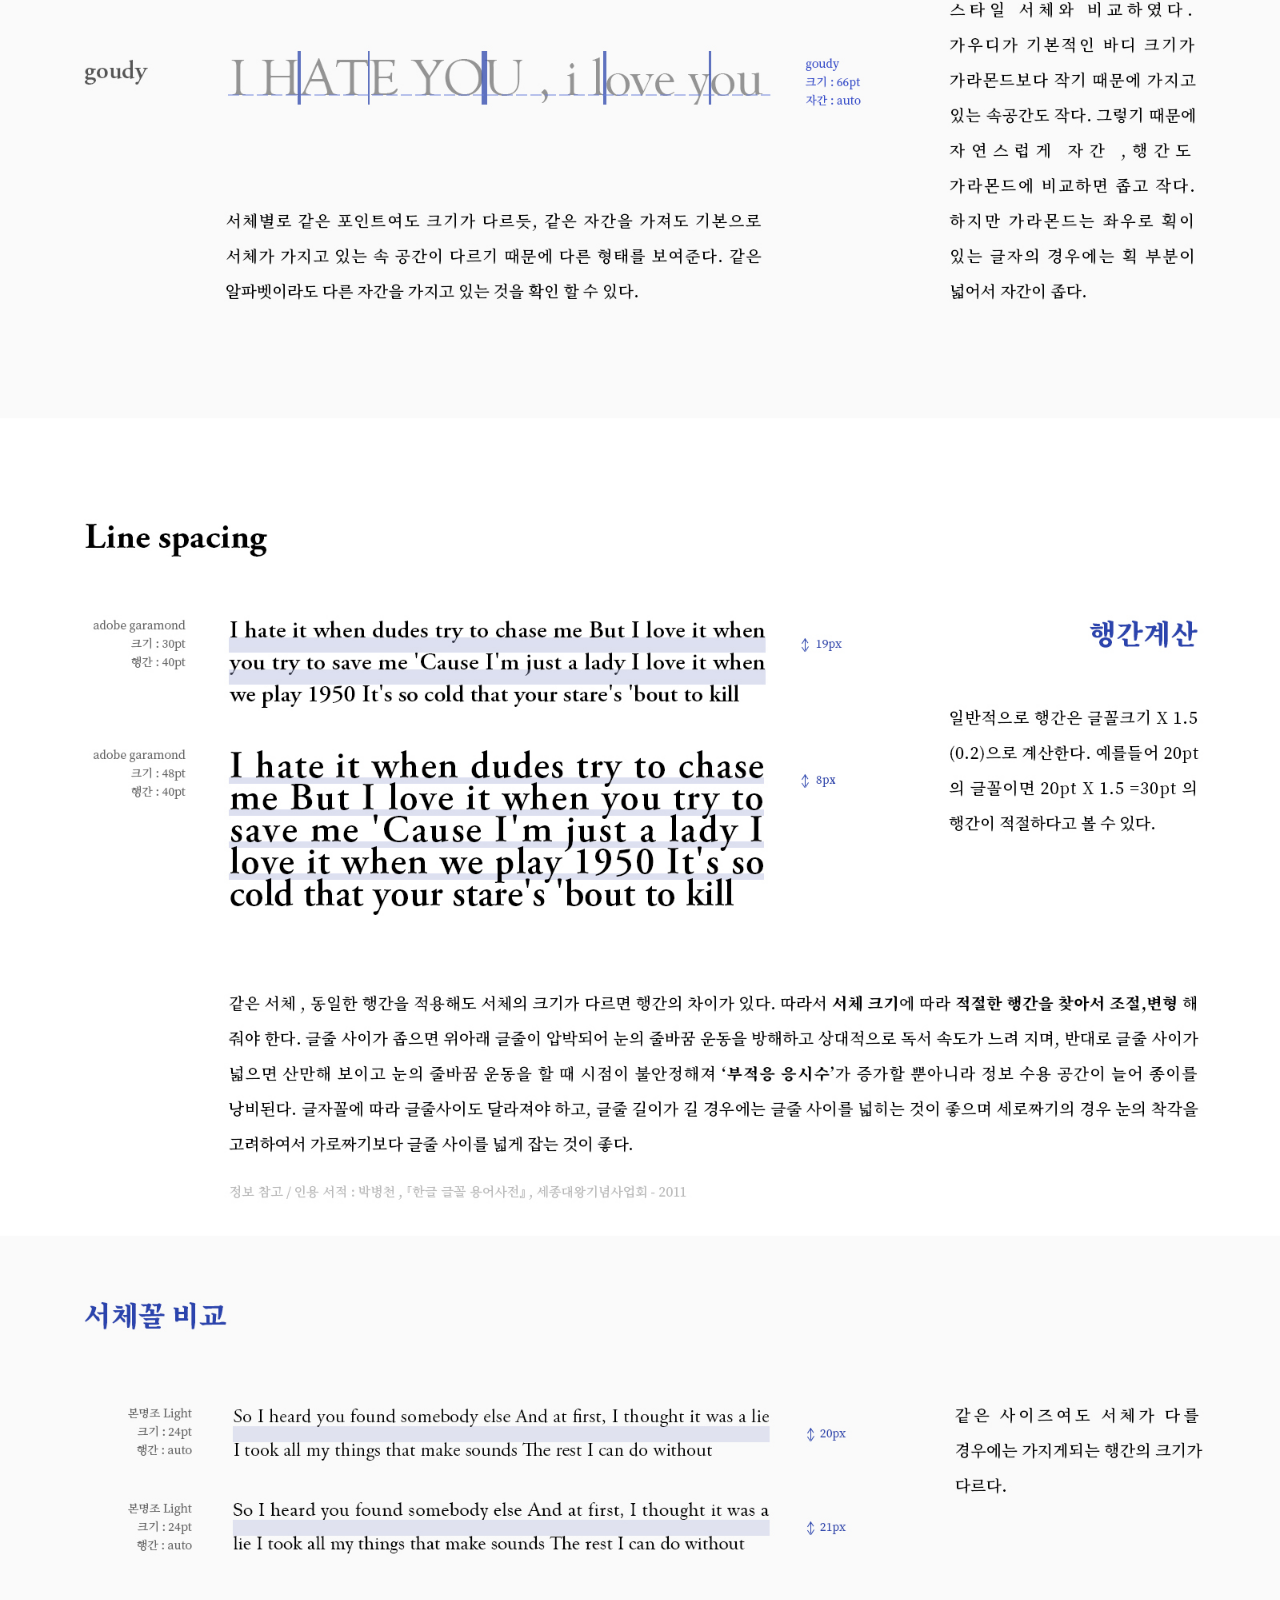
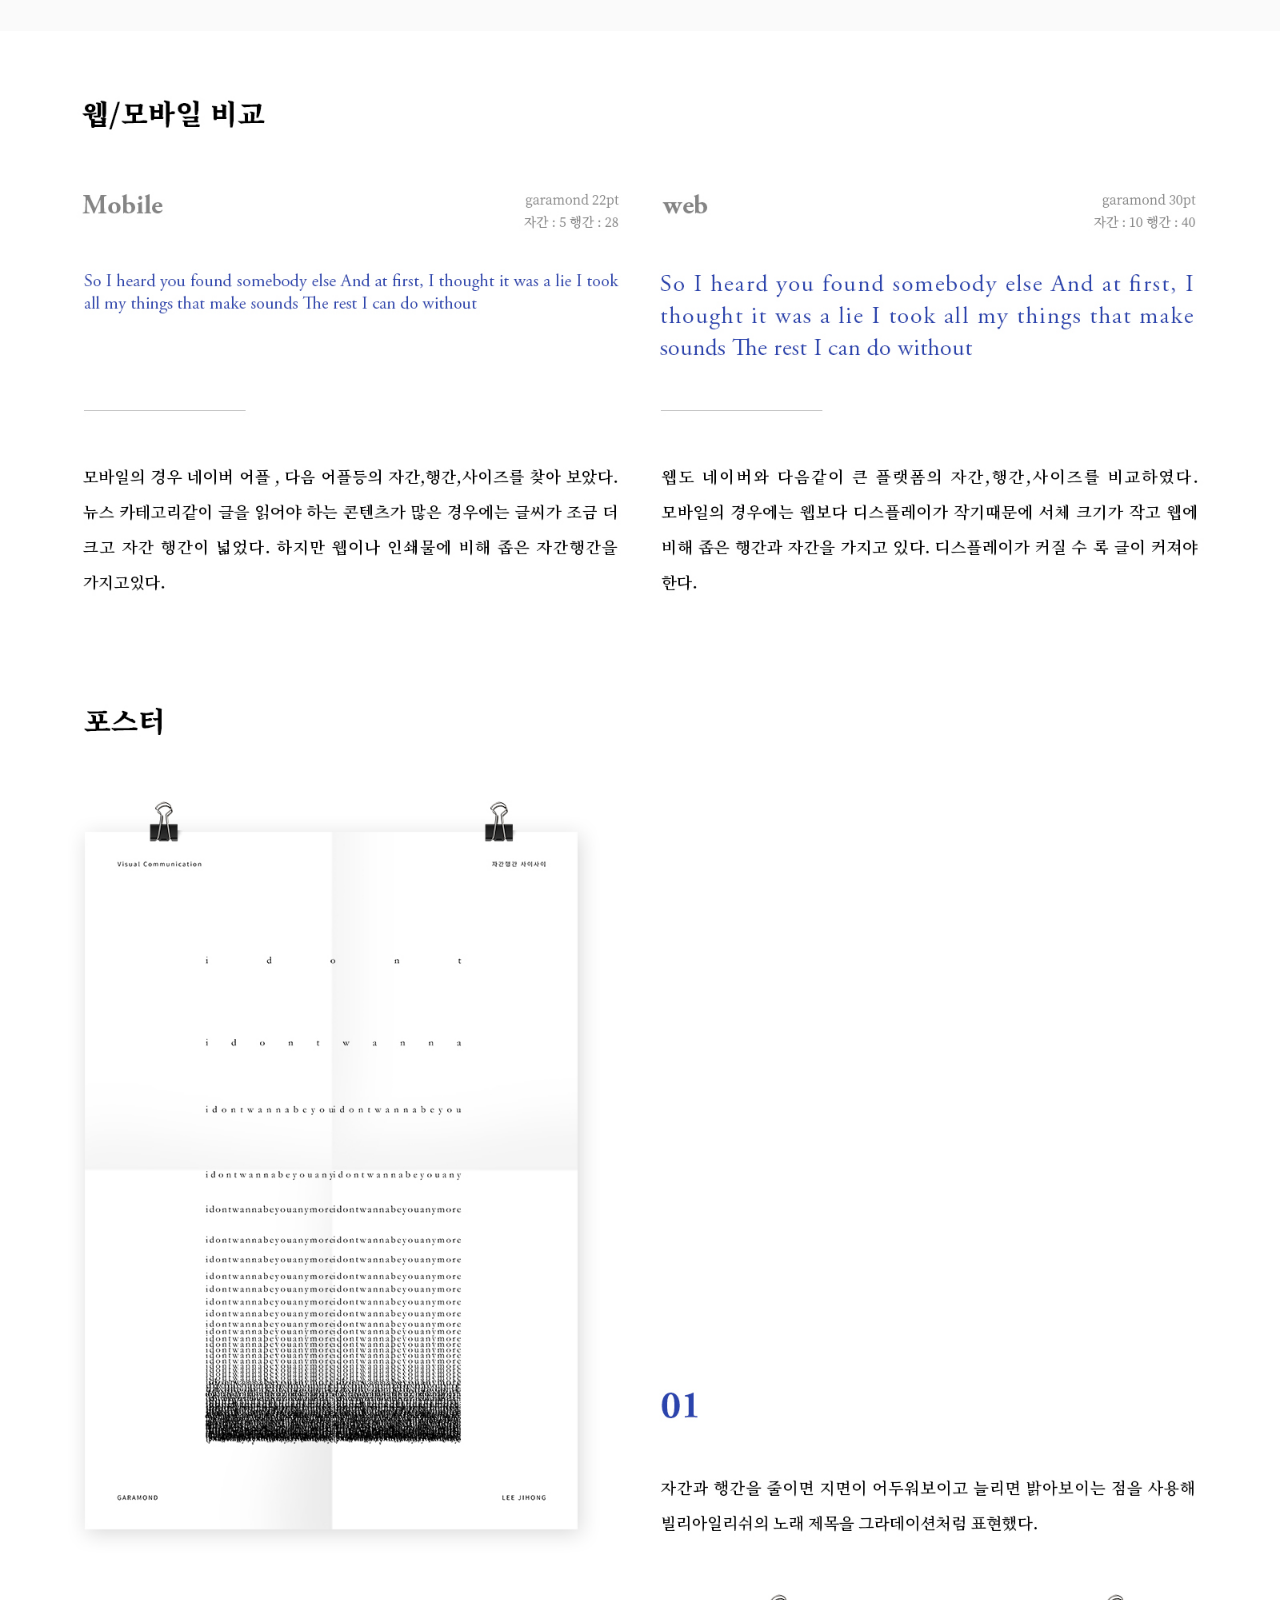
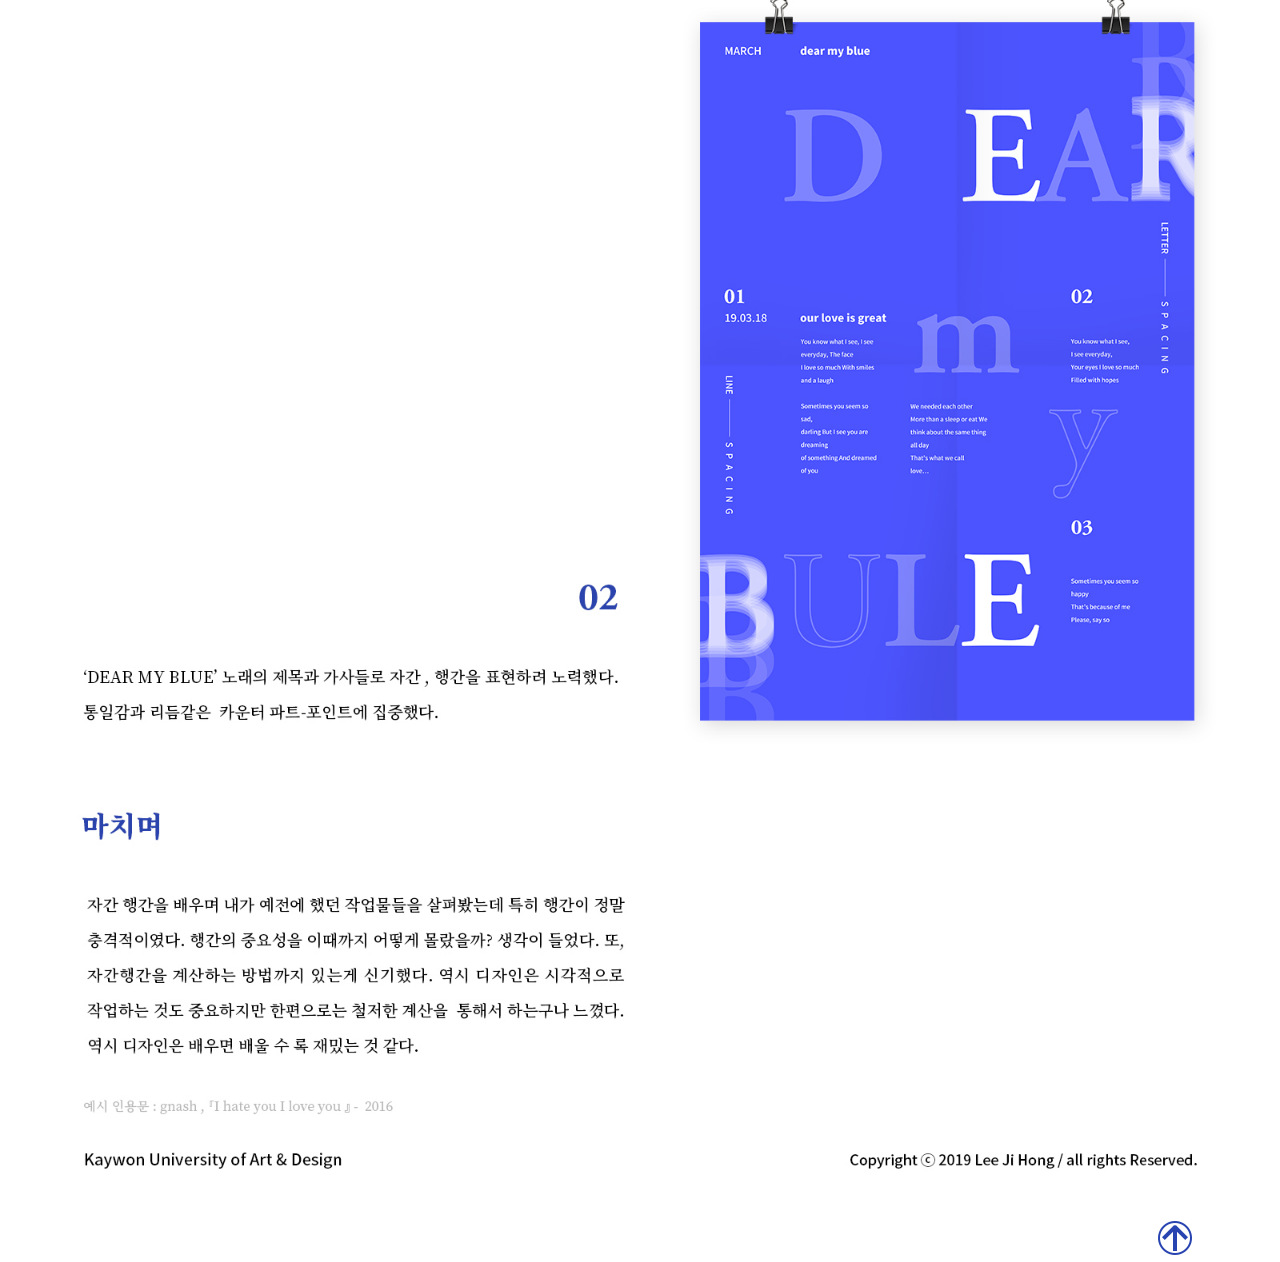
<file: 5.html>
<!DOCTYPE html>
<html lang="en" dir="ltr">
  <head>
    <meta charset="utf-8">
    <link href="https://fonts.googleapis.com/css?family=Permanent+Marker|Noto+Sans+KR" rel="stylesheet" />
    <link rel="stylesheet" href="./css/eng.css">
    <title></title>
  </head>
  <body>
    <div id="t"></div>
    <div id="font_target">
    <div id="header">
      <a href="index.html"><h1><img src="img/logo2.png"></a>
      <div class="clear"></div>
      </h1>
            <ul>
             <li><a href="4.html">Garamond</a></li>
             <li><a href="5.html">Letter spacing & Line spacing</a></li>
             <li><a href="6.html">Size & Weight & texture</a></li>
             <li><a href="1.html">Kor</a></li>
           </ul>
    </div>

    <div id="video">
        <video id="video" preload="auto" autoplay="true" loop="loop" muted="muted" volume="0"width="100%">
              <source src="img/spai.mp4" type="video/mp4">
        </video>
      </div>

    		<P><center><img src="img/5.jpg" width="100%"></center></P>

        <div id="bottom">
            <p><a class="top" href="#t"><img src="img/bottom2.png"/></a></p>
        </div>
      </div>
  </body>
</html>
</file>
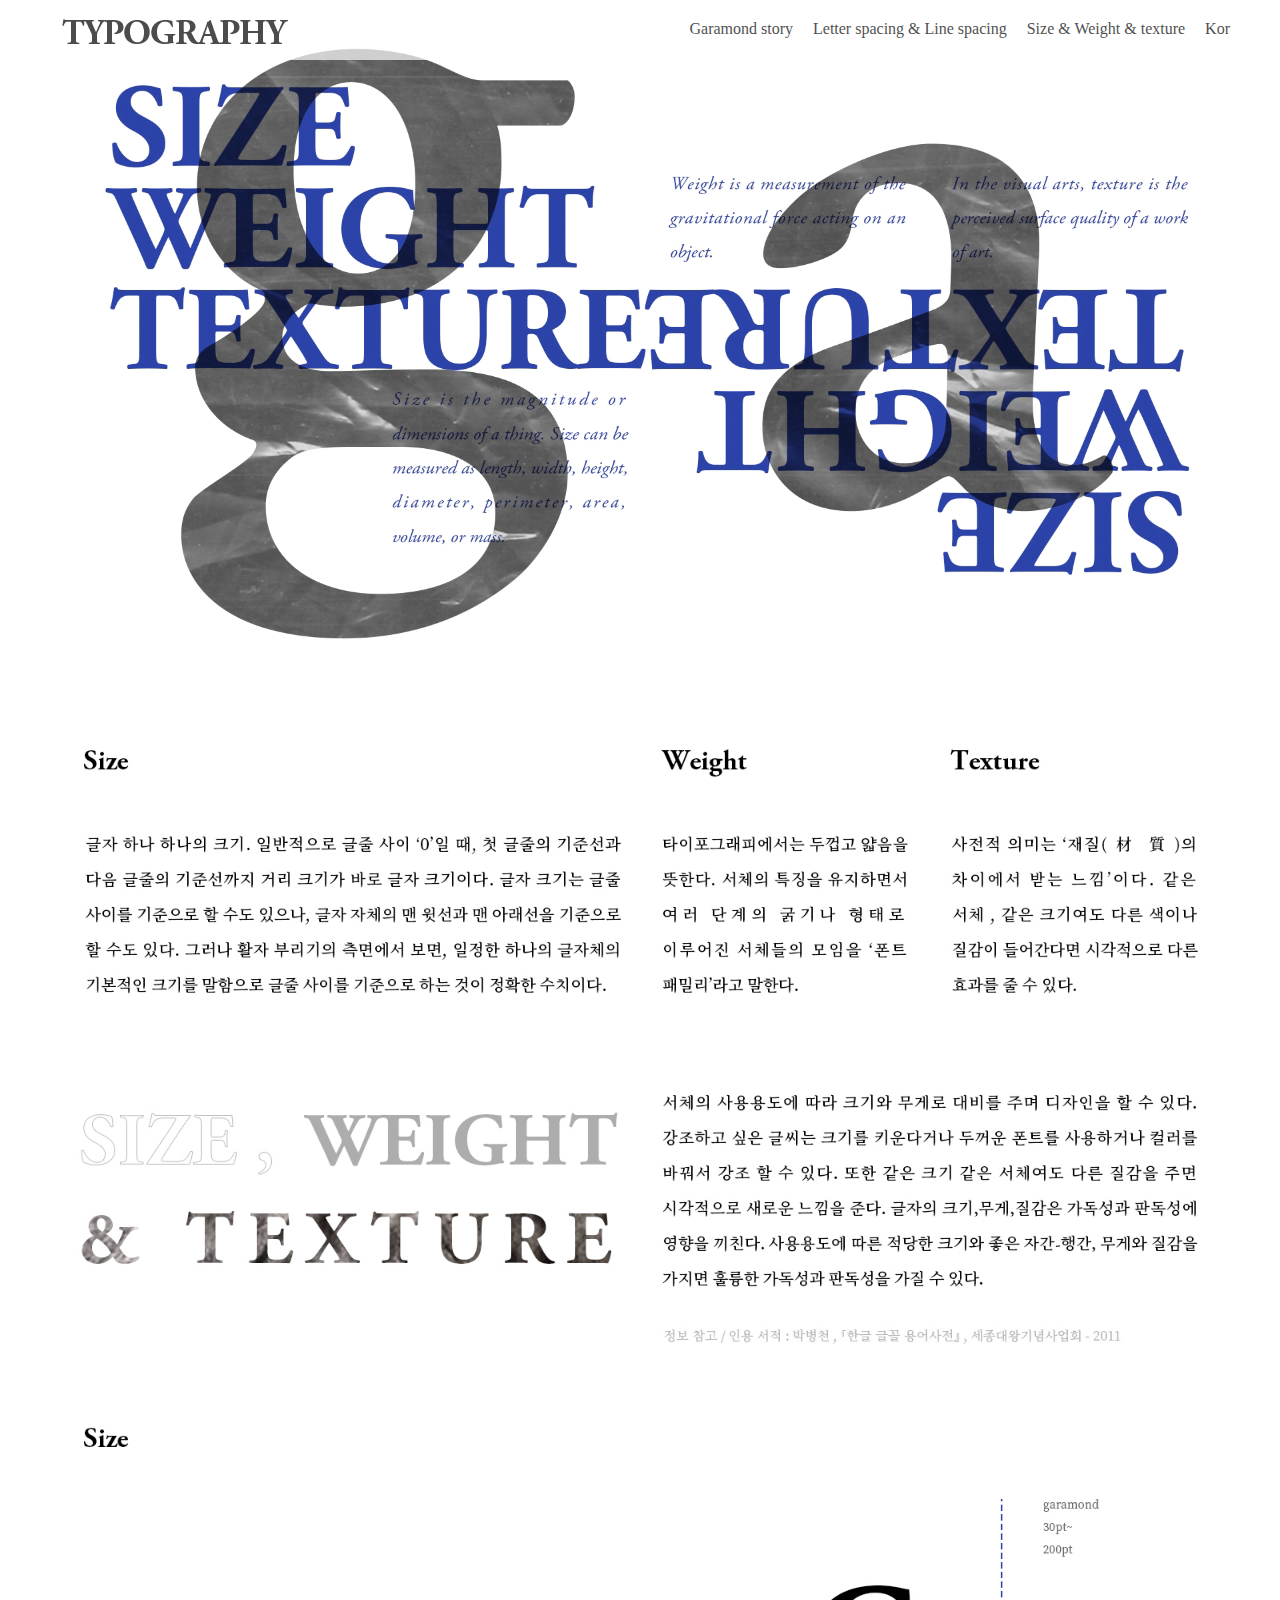
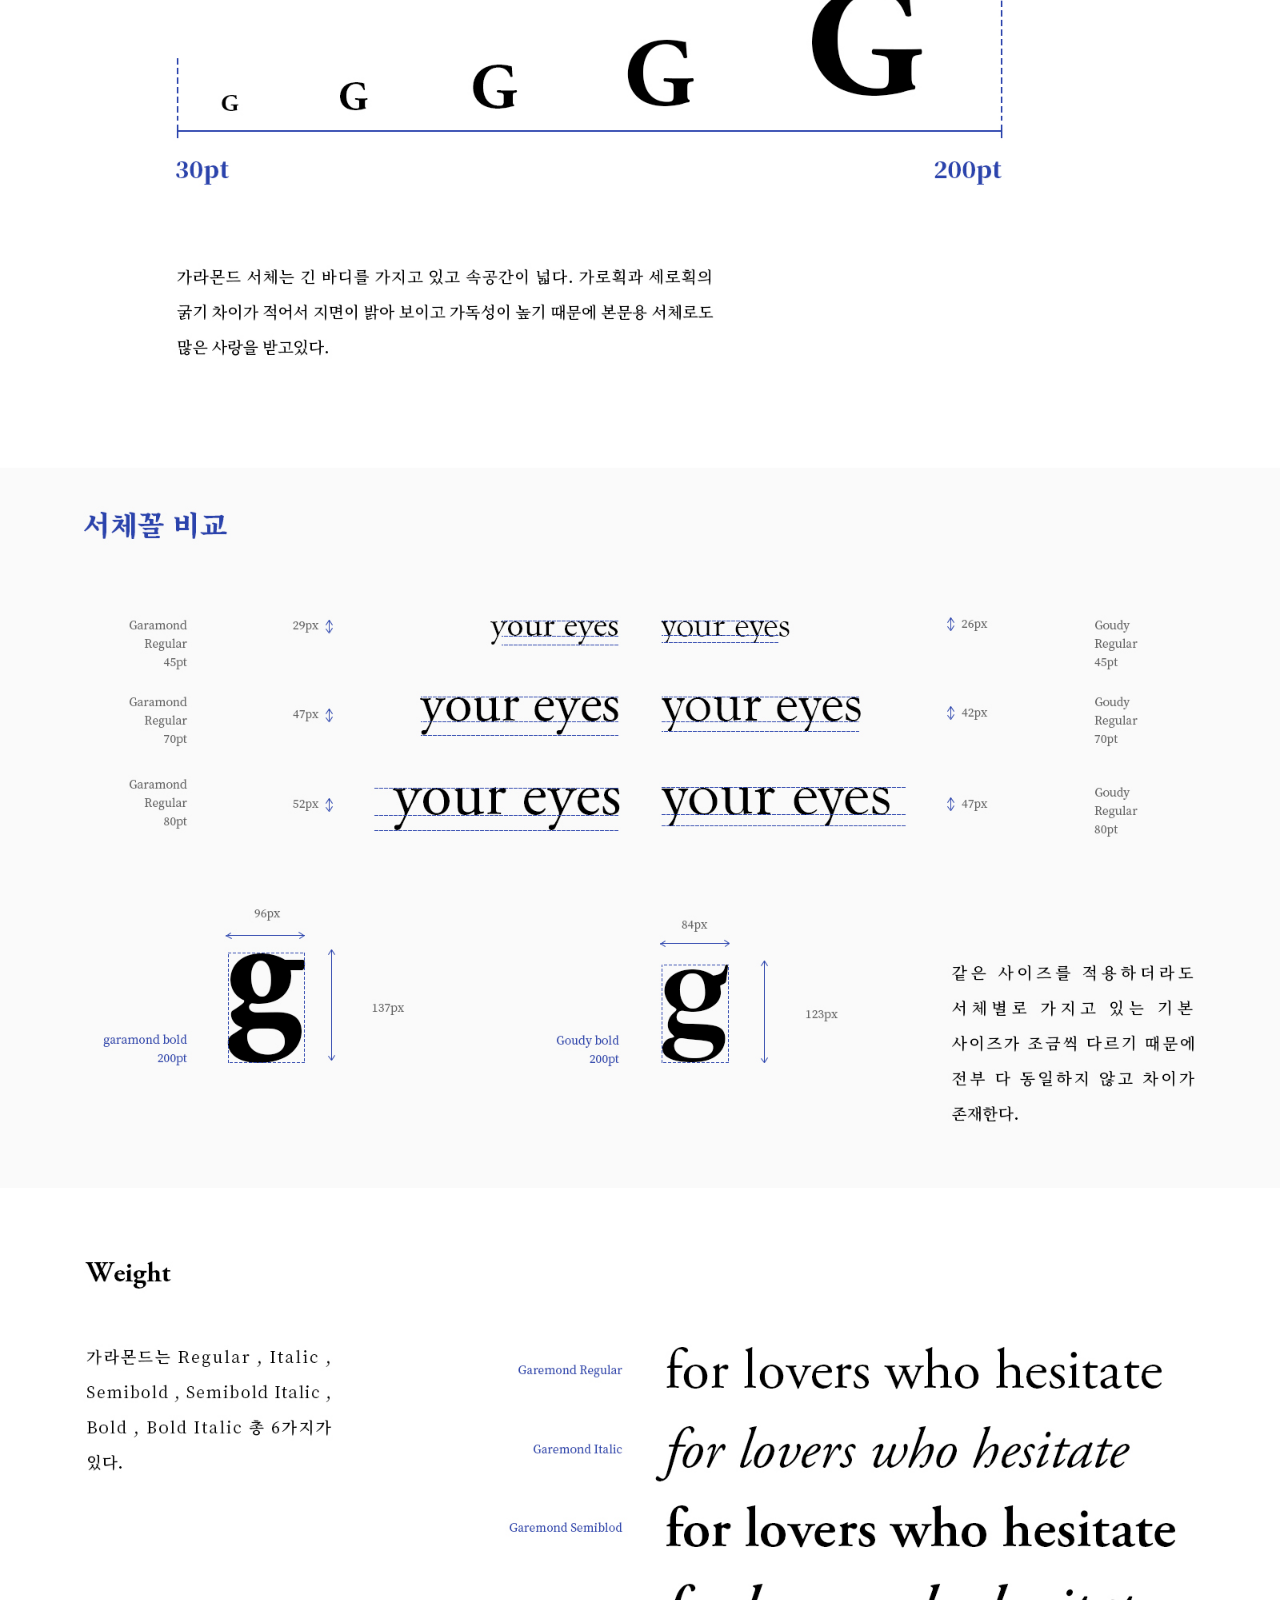
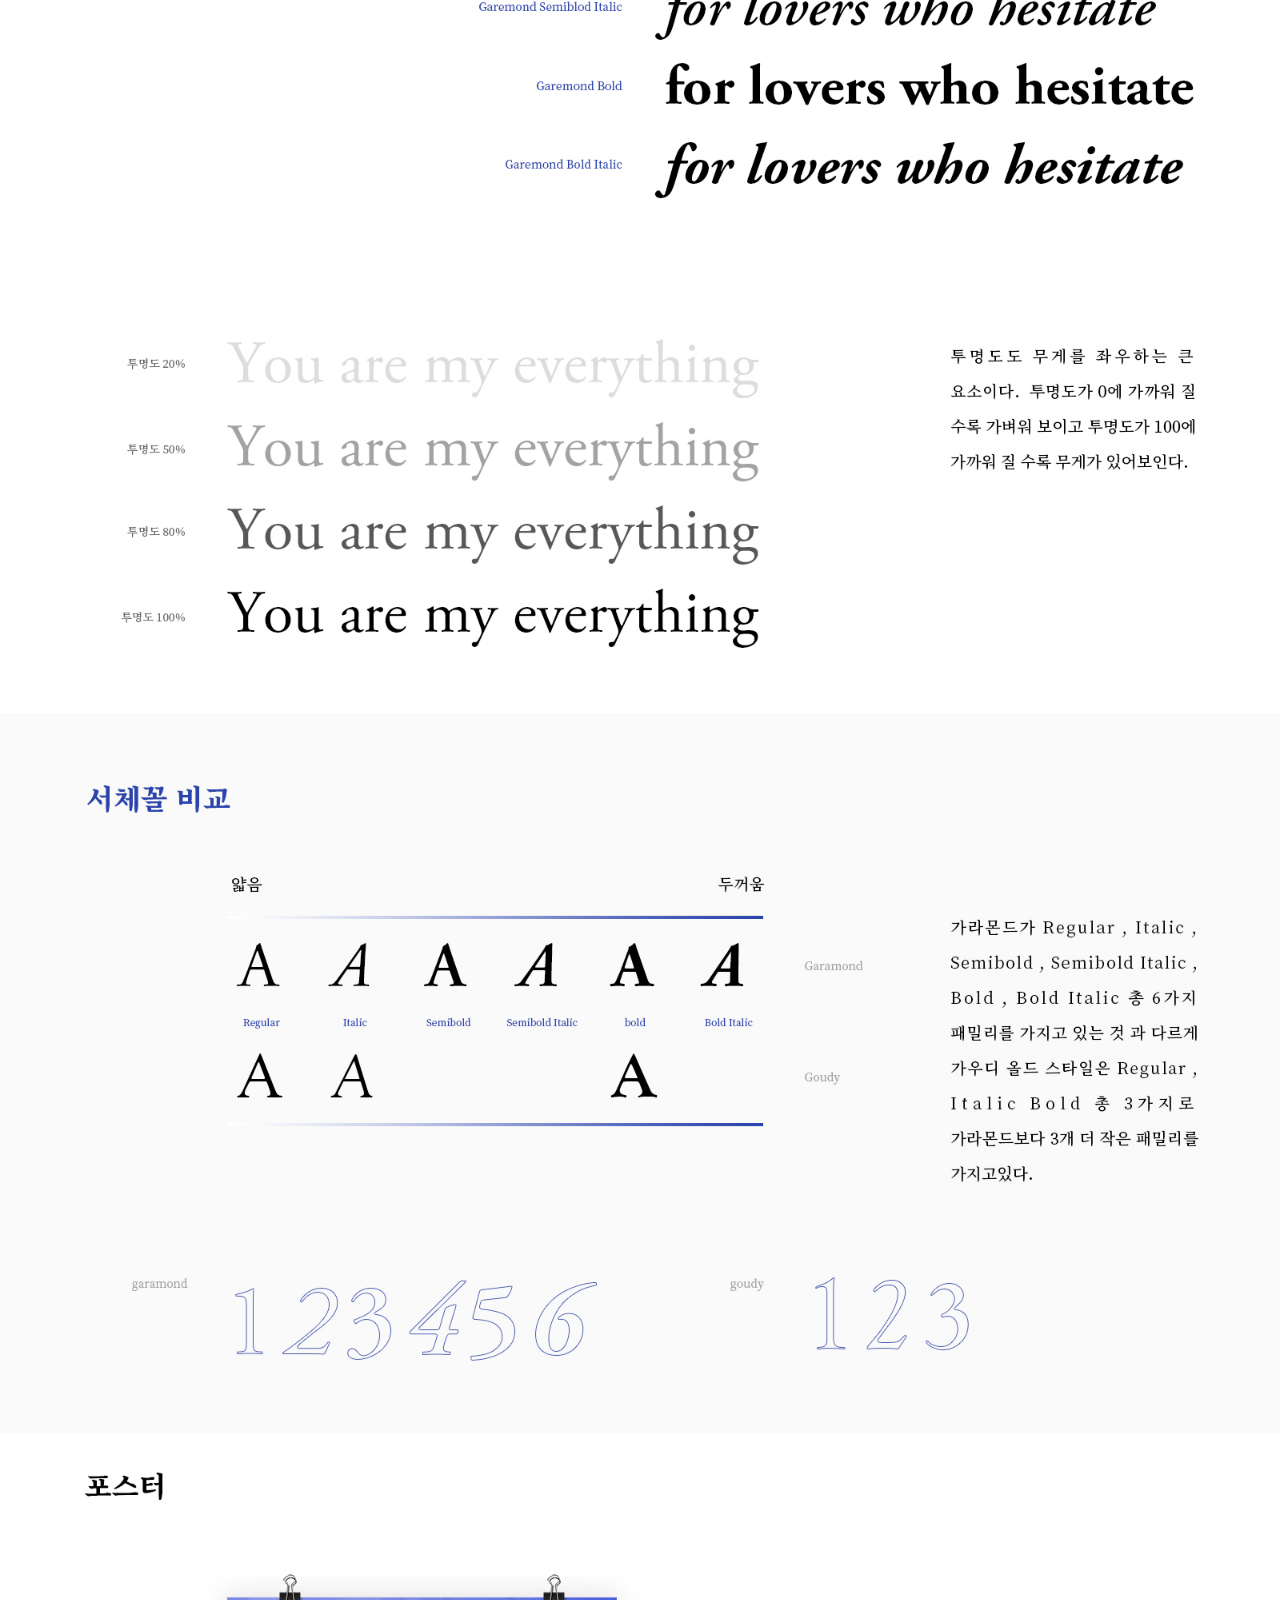
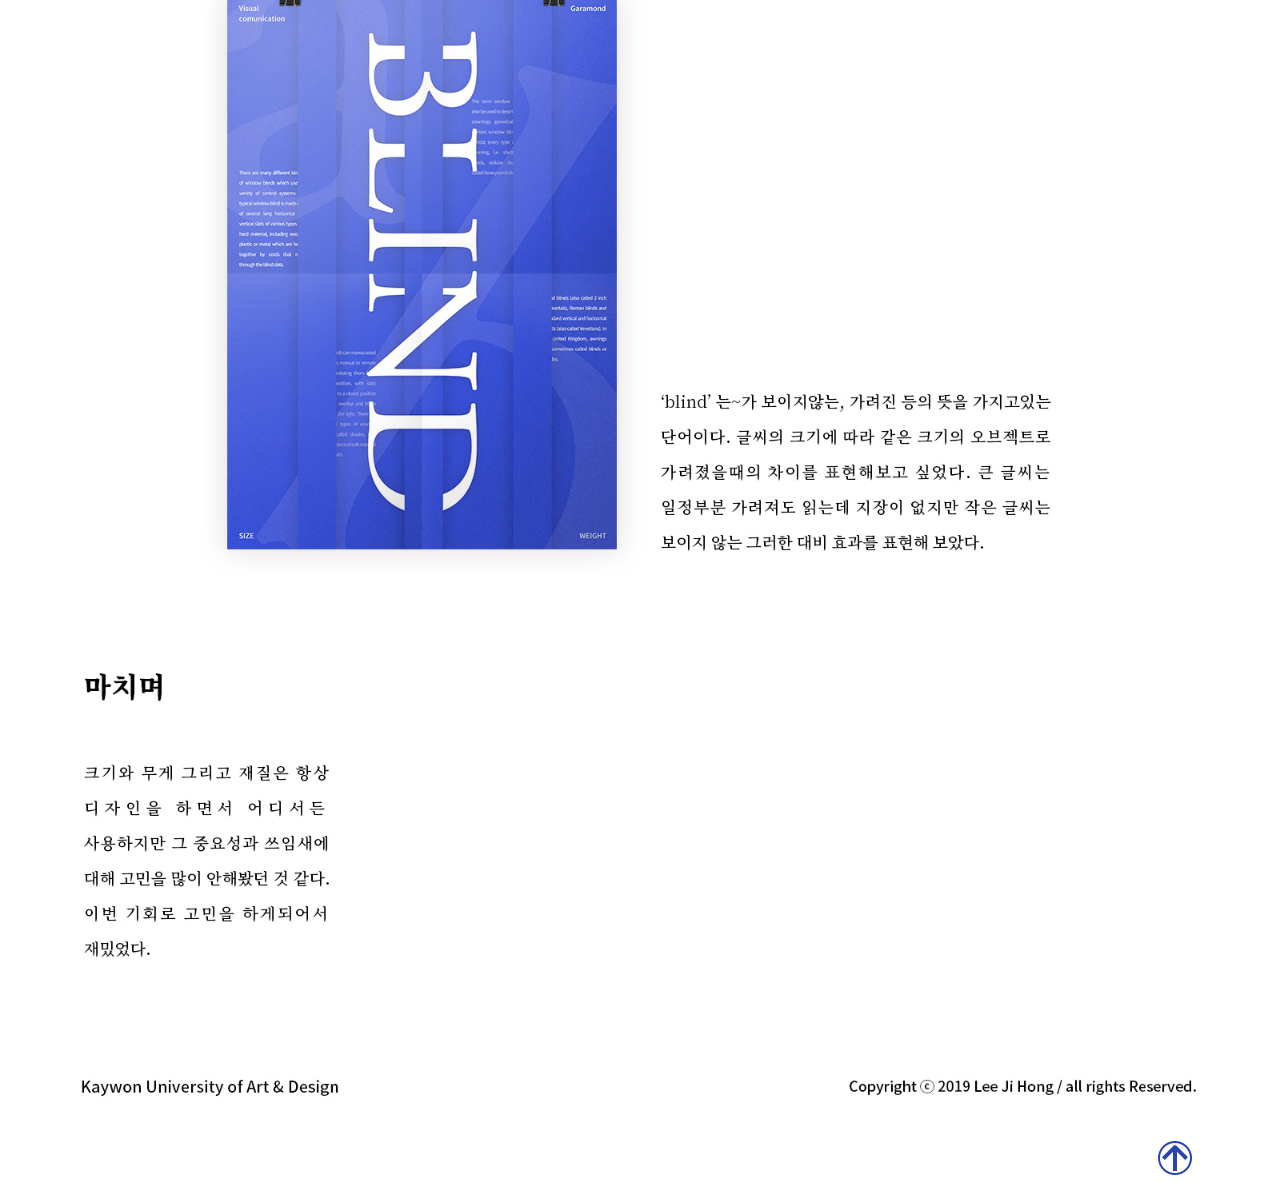
<file: 6.html>
<!DOCTYPE html>
<html lang="en" dir="ltr">
  <head>
    <meta charset="utf-8">
    <link href="https://fonts.googleapis.com/css?family=Permanent+Marker|Noto+Sans+KR" rel="stylesheet" />
    <link rel="stylesheet" href="./css/eng.css">
    <title></title>
  </head>
  <body>
    <div id="t"></div>
    <div id="font_target">
    <div id="header">
      <a href="index.html"><h1><img src="img/logo2.png"></a>
      <div class="clear"></div>
      </h1>
            <ul>
             <li><a href="4.html">Garamond story</a></li>
             <li><a href="5.html">Letter spacing & Line spacing</a></li>
             <li><a href="6.html">Size & Weight & texture</a></li>
             <li><a href="1.html">Kor</a></li>
           </ul>
    </div>

    <div id="video">
        <video id="video" preload="auto" autoplay="true" loop="loop" muted="muted" volume="0"width="100%">
              <source src="img/8ga8.mp4" type="video/mp4">
        </video>
      </div>

    		<P><center><img src="img/6.jpg" width="100%"></center></P>

        <div id="bottom">
            <p><a class="top" href="#t"><img src="img/bottom2.png"/></a></p>
        </div>
      </div>
  </body>
</html>
</file>
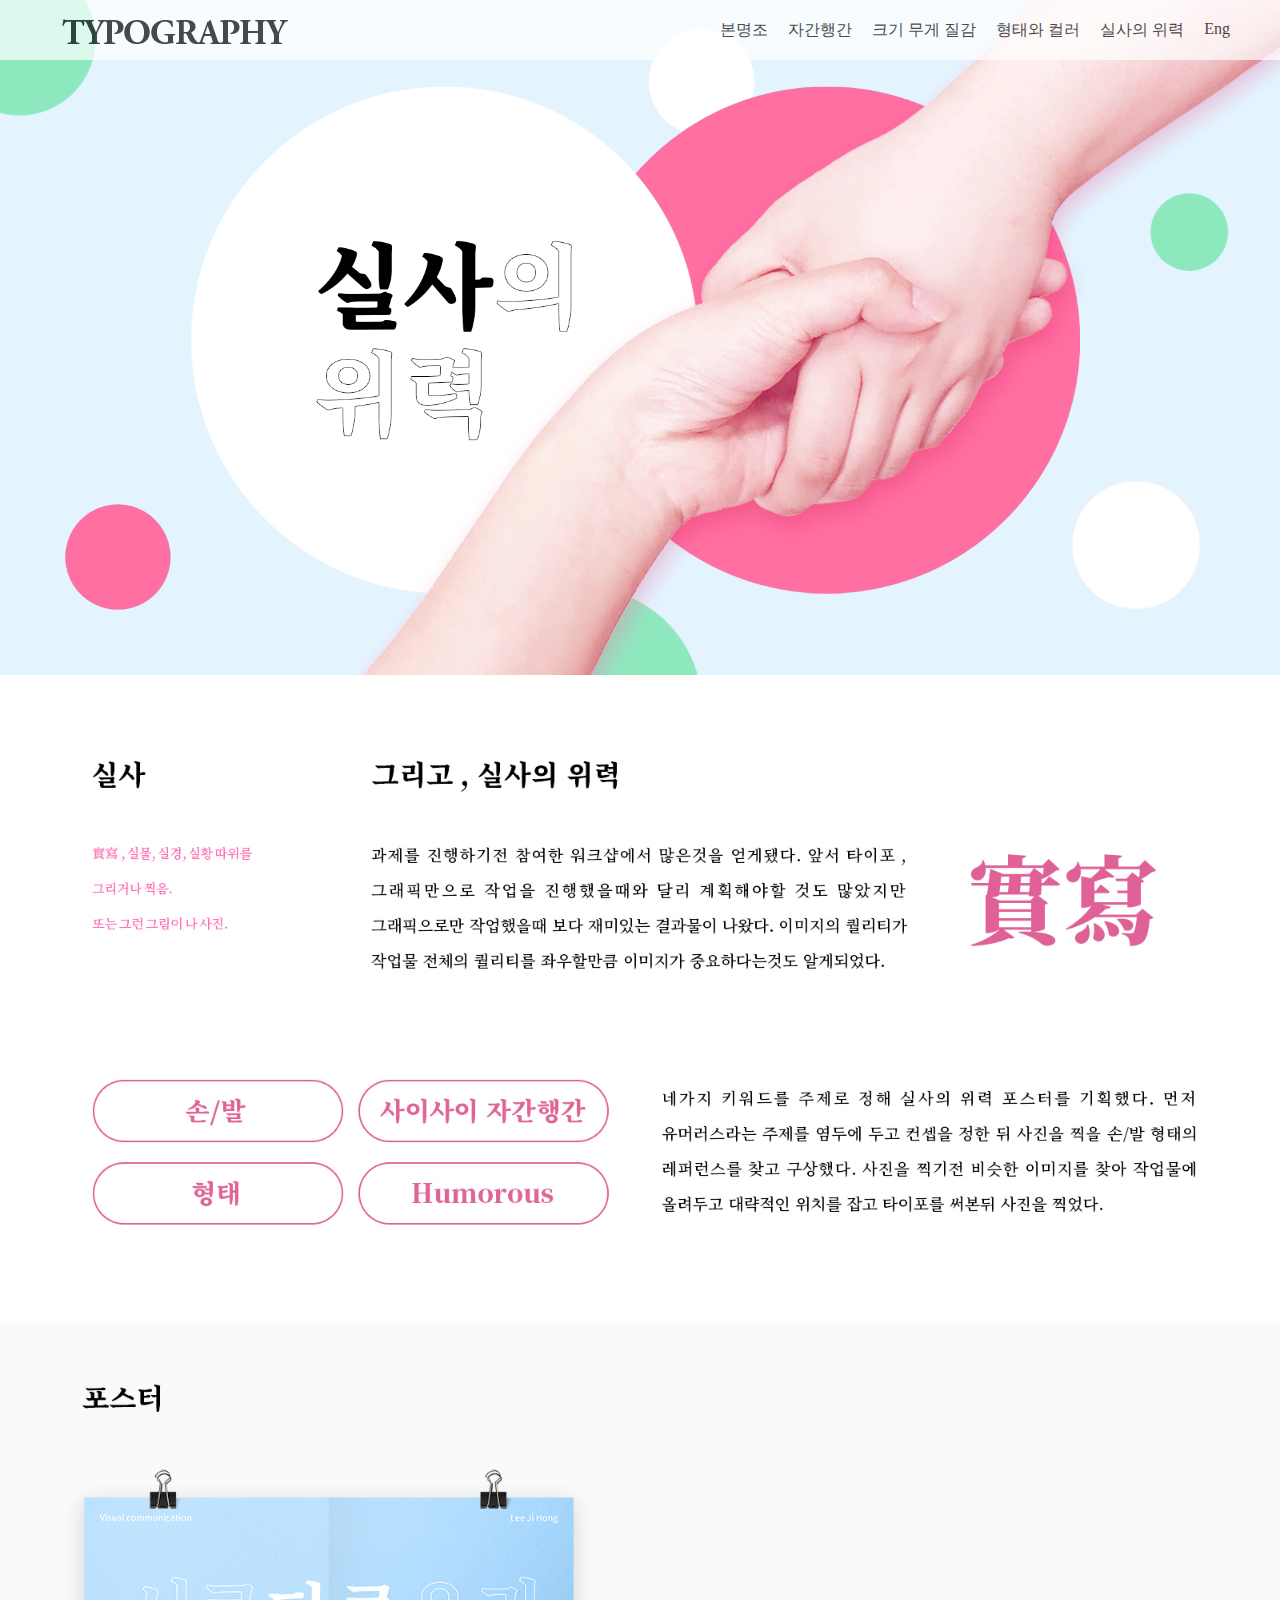
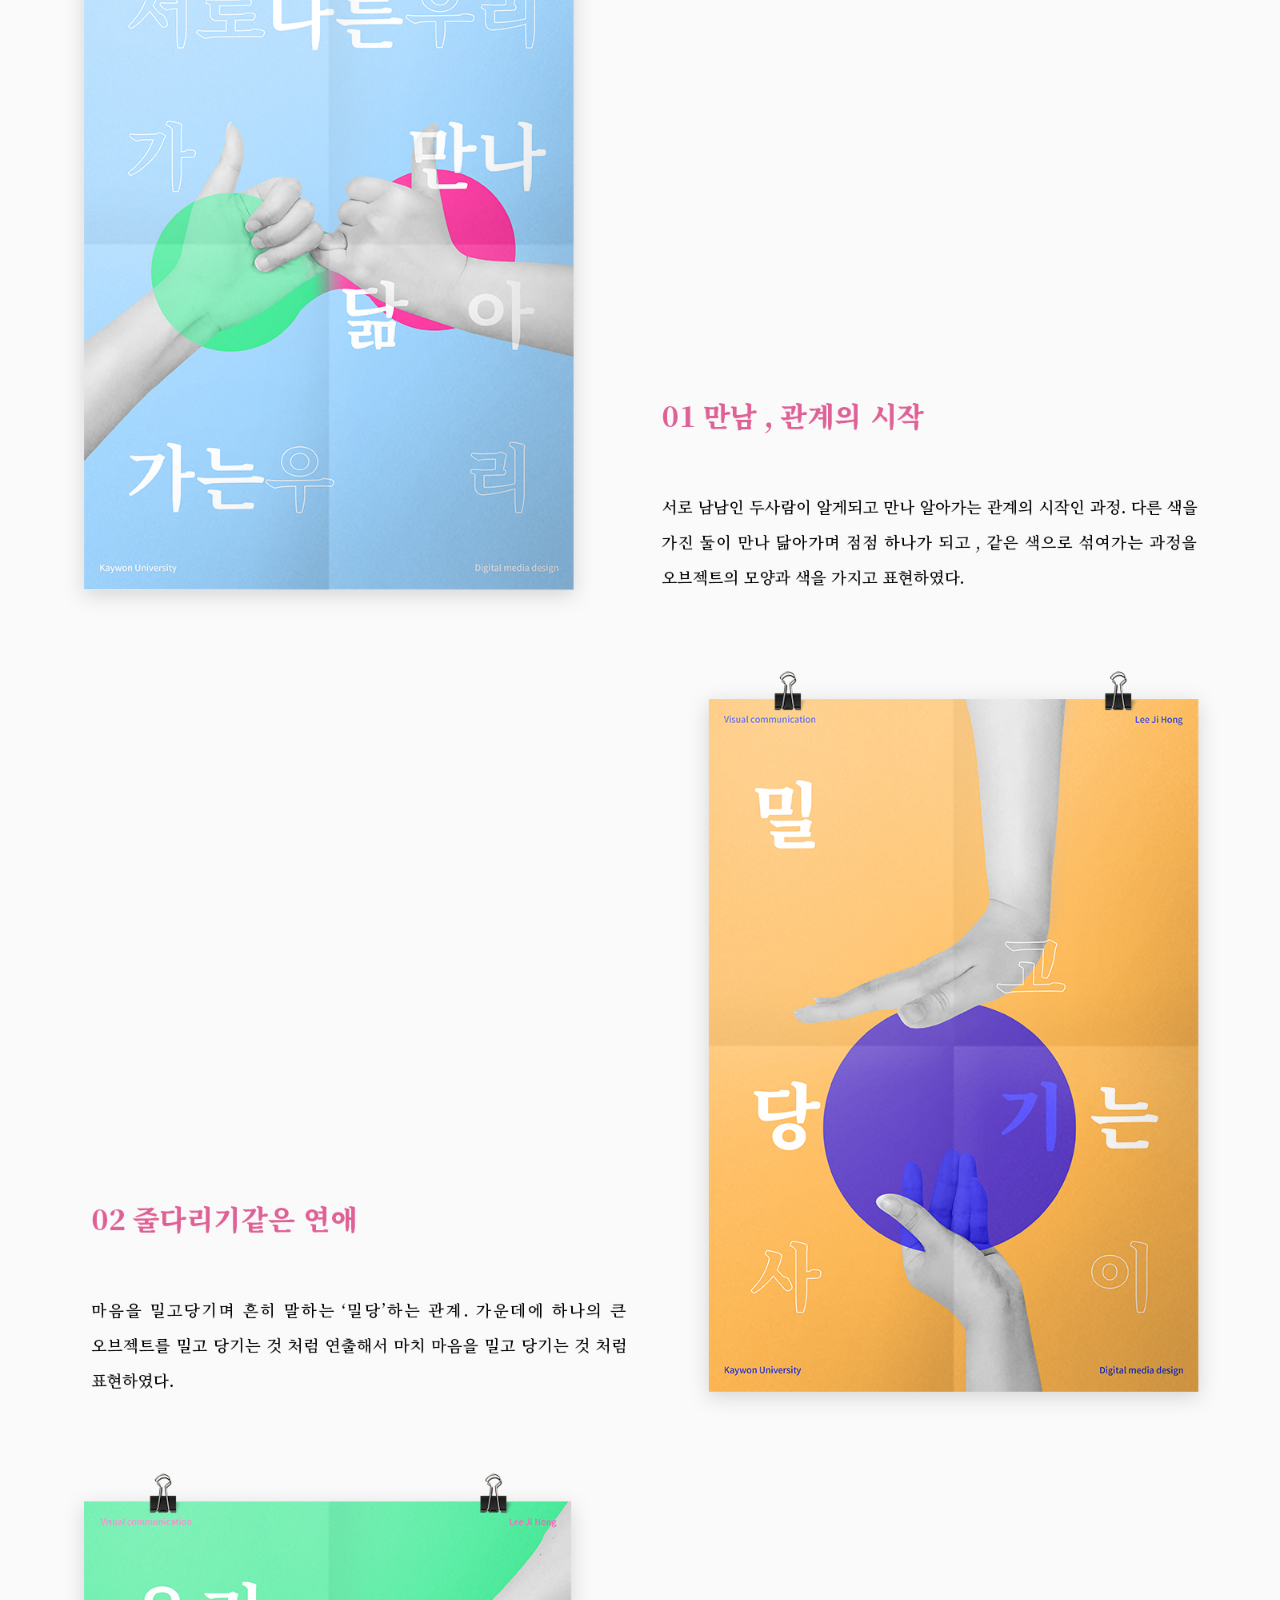
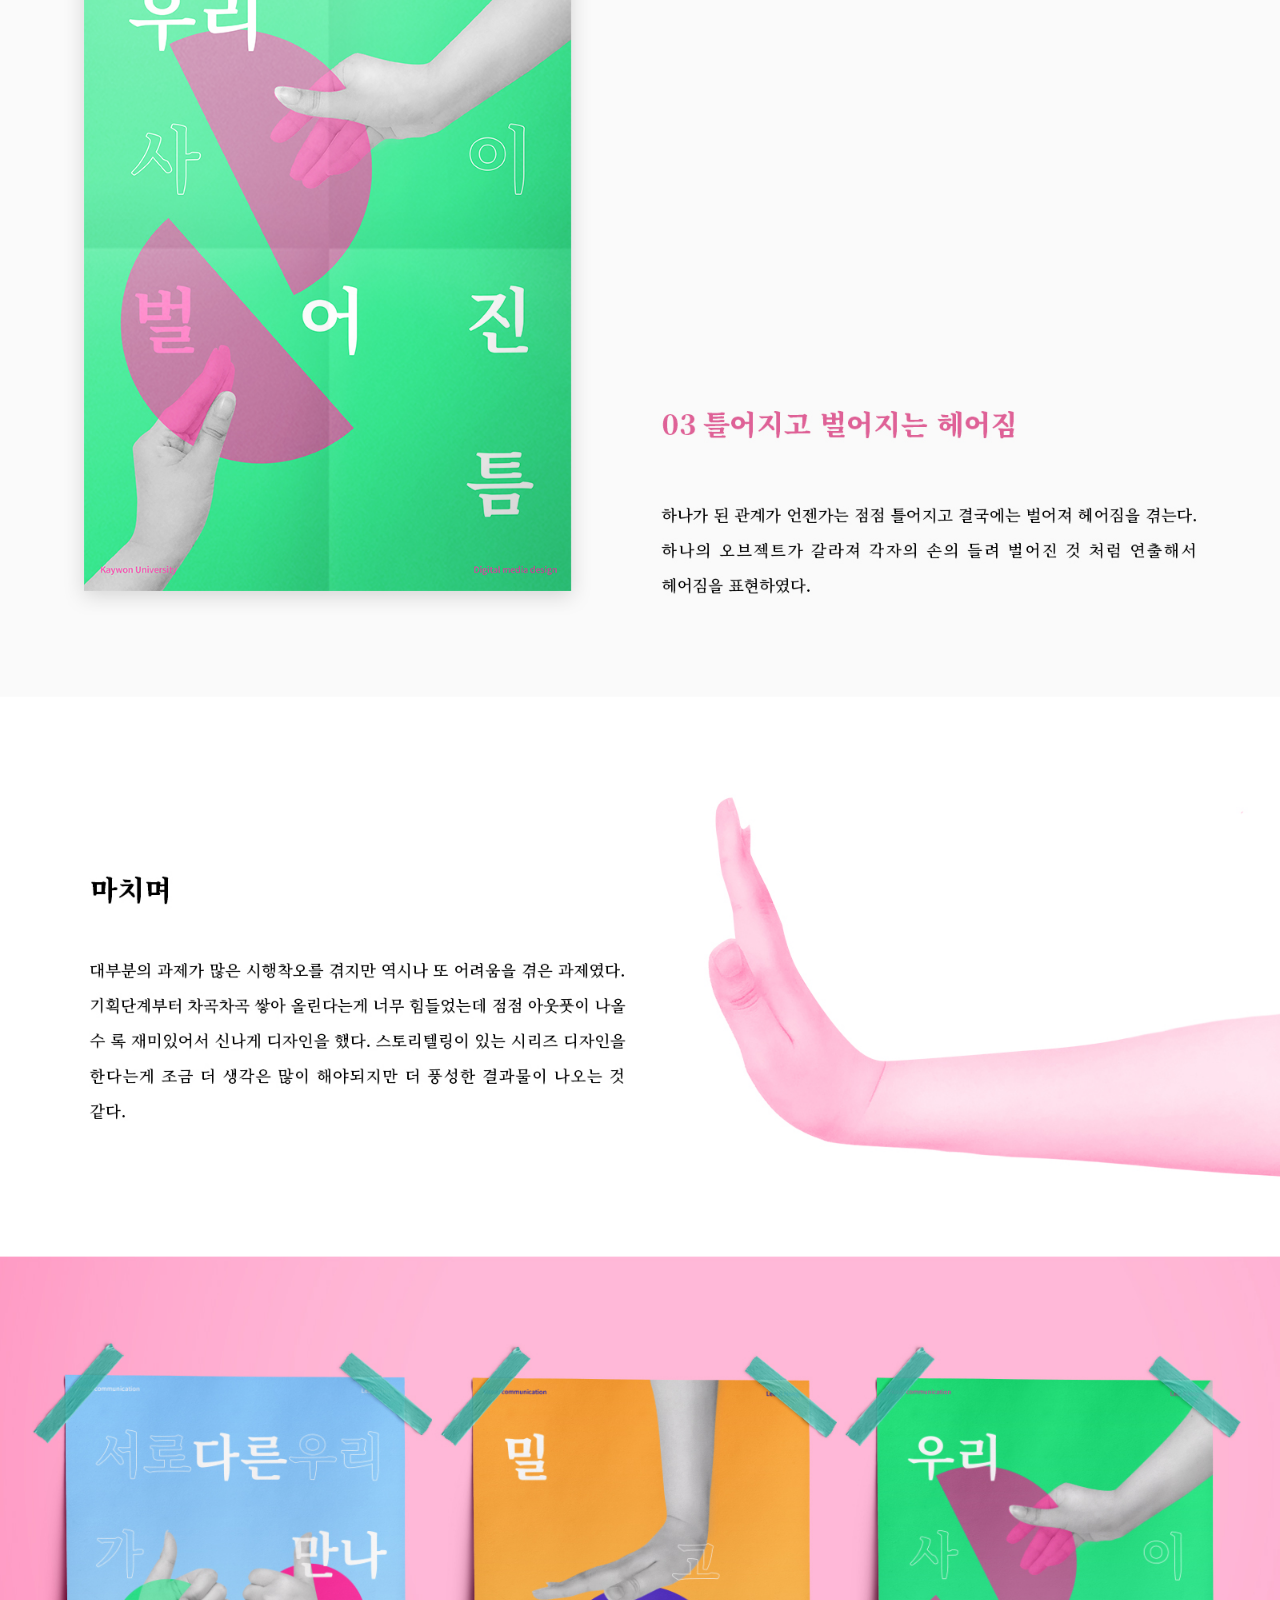
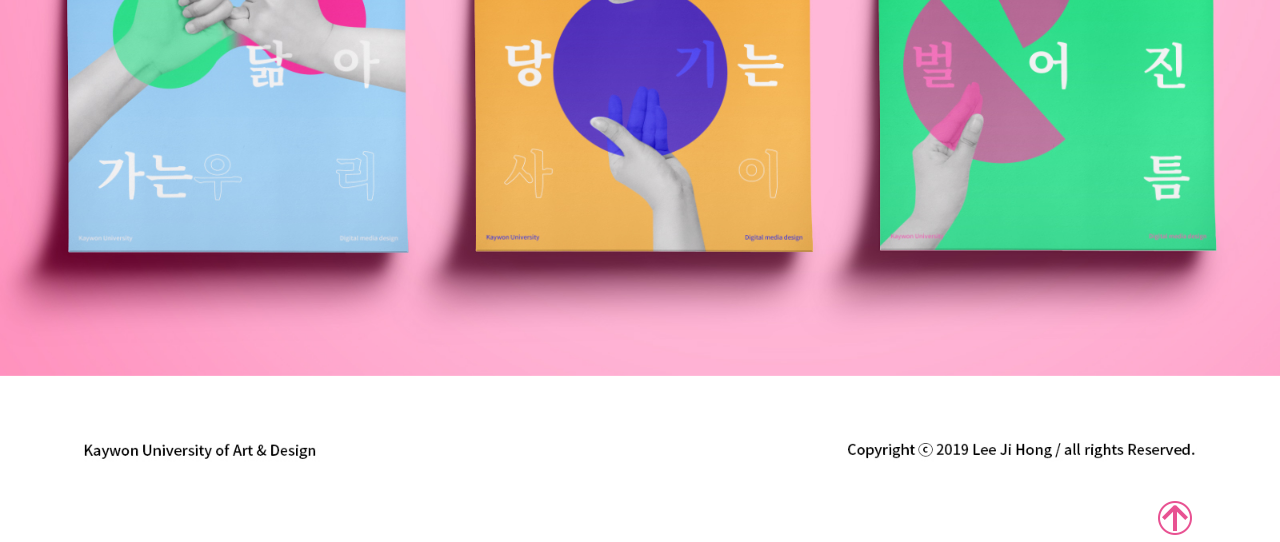
<file: 8.html>
<!DOCTYPE html>
<html lang="en" dir="ltr">
  <head>
    <meta charset="utf-8">
    <link href="https://fonts.googleapis.com/css?family=Permanent+Marker|Noto+Sans+KR" rel="stylesheet" />
    <link rel="stylesheet" href="./css/kor.css">
    <title></title>
  </head>
  <body>
    <div id="t"></div>
    <div id="font_target">
    <div id="header">
      <a href="index.html"><h1><img src="img/logo2.png"></a>
      <div class="clear"></div>
      </h1>
            <ul>
             <li><a href="1.html">본명조</a></li>
             <li><a href="2.html">자간행간</a></li>
             <li><a href="3.html">크기 무게 질감</a></li>
             <li><a href="7.html">형태와 컬러</a></li>
             <li><a href="8.html">실사의 위력</a></li>
             <li><a href="4.html">Eng</a></li>
           </ul>
    </div>

    <div id="video">
        <video id="video" preload="auto" autoplay="true" loop="loop" muted="muted" volume="0"width="100%">
              <source src="img/real.mp4" type="video/mp4">
        </video>
      </div>

    		<P><center><img src="img/8_5.jpg" width="100%"></center></P>

        <div id="bottom">
            <p><a class="top" href="#t"><img src="img/bottom1.png"/></a></p>
        </div>
      </div>
  </body>
</html>
</file>
<file: css/kor.css>
<style>
  #font_target{
    font-family: 'Noto Sans KR', sans-serif;
    }

  *{
    margin: 0;
    padding: 0;
  }

  #header {
    z-index: 99;
    background:white;
    list-style: none;
    position: fixed;
    height:60px;
    width: 100%;
    opacity : 0.7;
  }

  #header ul{
    margin-top:20px;
    margin-right:40px;
  }

  #header>li {
    display: inline-block;
  }

  #header>li>a {
    display: block;
    text-decoration: none;
    padding: 10px 20px;
    color: white;
  }

  #header>li>a:hover {
    background: deeppink;
  }

  #header{background-color: white;}

  #header h1{
    float: left;
    margin-top:10px;
    margin-left:60px;
  }

  #header ul{
    color: black;
    float: right;
    padding-right: 0px;
  }

  #header li{
    list-style: none;
    float:left;
    padding-left:10px;
    padding-right:10px;
  }

  .clear{
    clear: both;
    height: 0px;
    overflow: hidden;
    margin: 0px;
  }

    a{
      text-decoration:none;
      color:black;
      }

    li>a:hover{
      font-weight: bold;
      text-decoration:none;
      color:#e95393;
      }


    #bottom {
      float:left;
      font-family: 'Noto Sans KR', sans-serif;
      position:absolute;
      margin-left:90%;
      margin-bottom:2%;
    }
</file>
<file: css/eng.css>
<style>
  #font_target{
    font-family: 'Noto Sans KR', sans-serif;
    }

  *{
    margin: 0;
    padding: 0;
  }

  #header {
    z-index: 99;
    background:white;

    list-style: none;
    position: fixed;
    height:60px;
    width: 100%;
    opacity : 0.7;
  }

  #header ul{
    margin-top:20px;
    margin-right:40px;
  }

  #header>li {
    display: inline-block;
  }

  #header>li>a {
    display: block;
    text-decoration: none;
    padding: 10px 20px;
    color: white;
  }

  #header>li>a:hover {
    background: deeppink;
  }

  #header{background-color: white;}

  #header h1{
    float: left;
    margin-top:10px;
    margin-left:60px;
  }

  #header ul{
    color: black;
    float: right;
    padding-right: 0px;
  }

  #header li{
    list-style: none;
    float:left;
    padding-left:10px;
    padding-right:10px;
  }

  .clear{
    clear: both;
    height: 0px;
    overflow: hidden;
    margin: 0px;
  }

    a{
      text-decoration:none;
      color:black;
      }

    li>a:hover{
      font-weight: bold;
      text-decoration:none;
      color:#2b44ad;
      }

    #bottom {
      float:left;
      font-family: 'Noto Sans KR', sans-serif;
      position:absolute;
      margin-left:90%;
      margin-bottom:2%;
    }

  </style>
</file>
